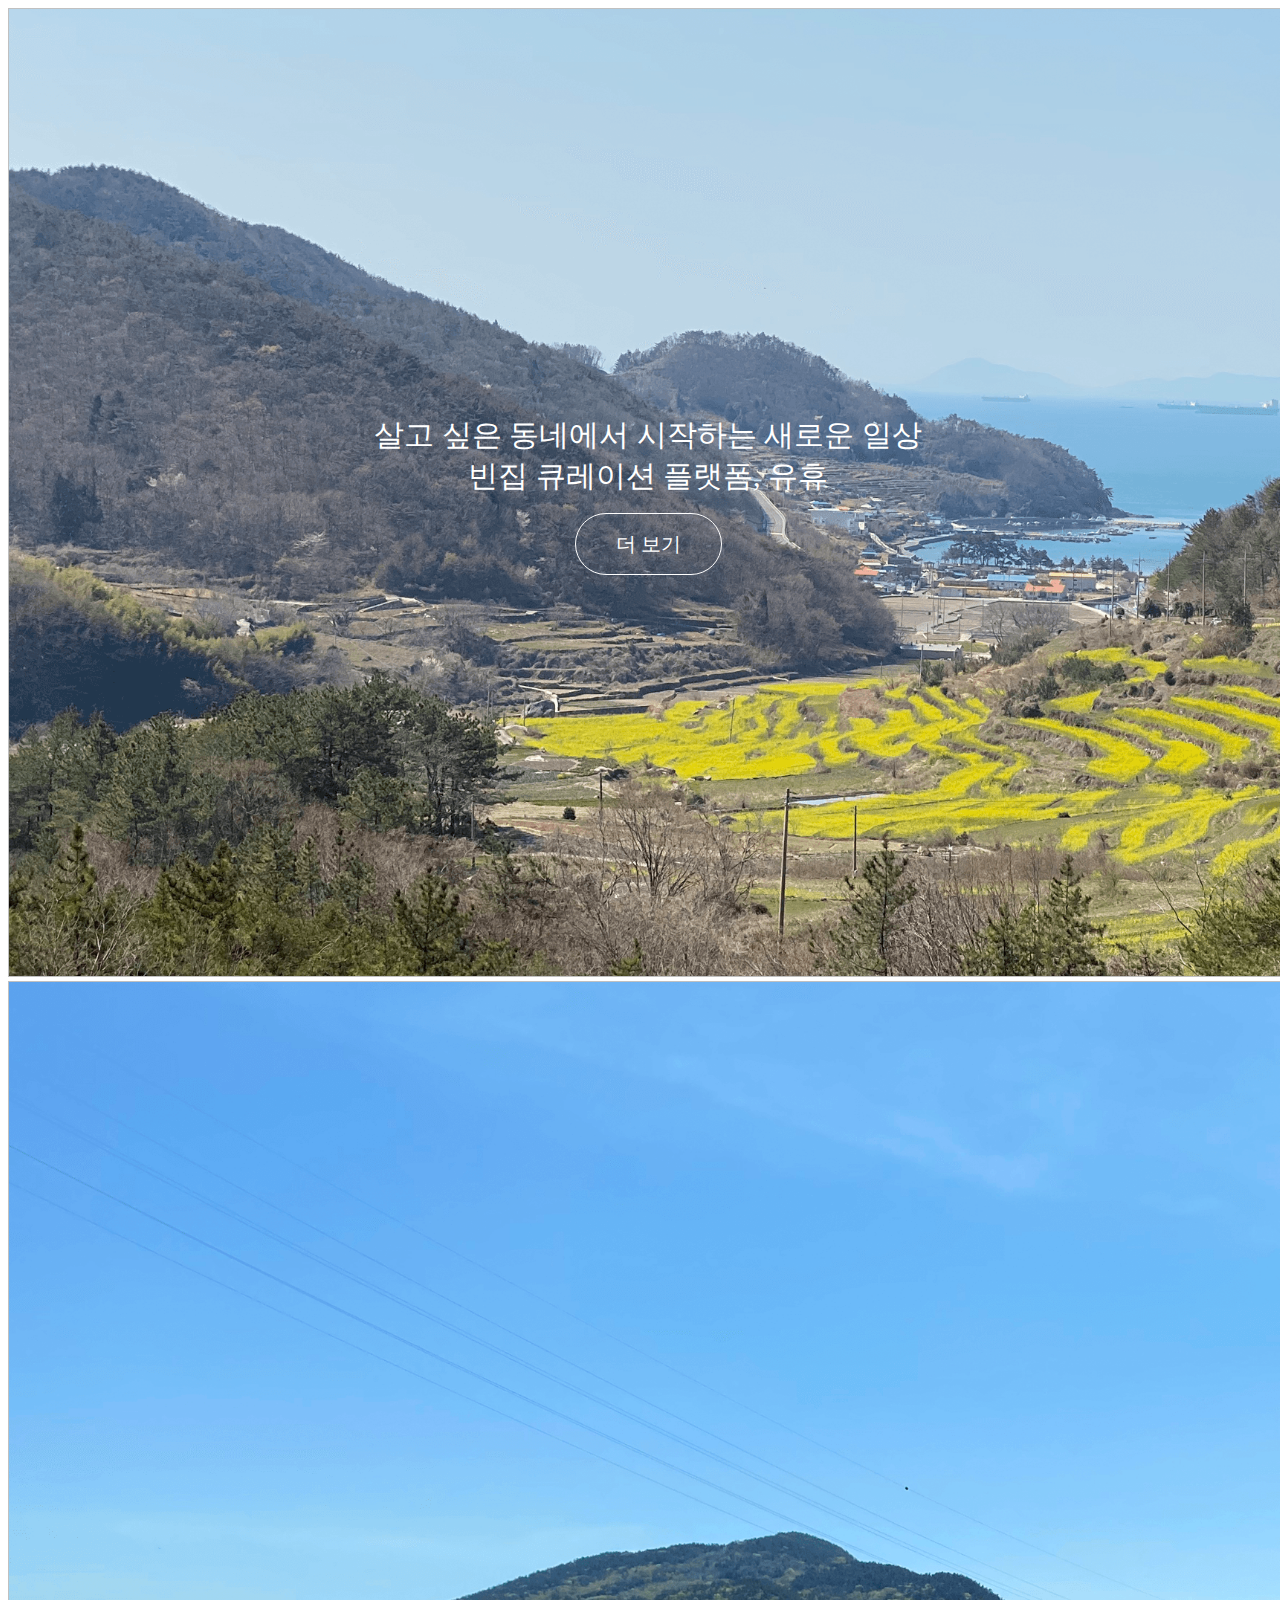
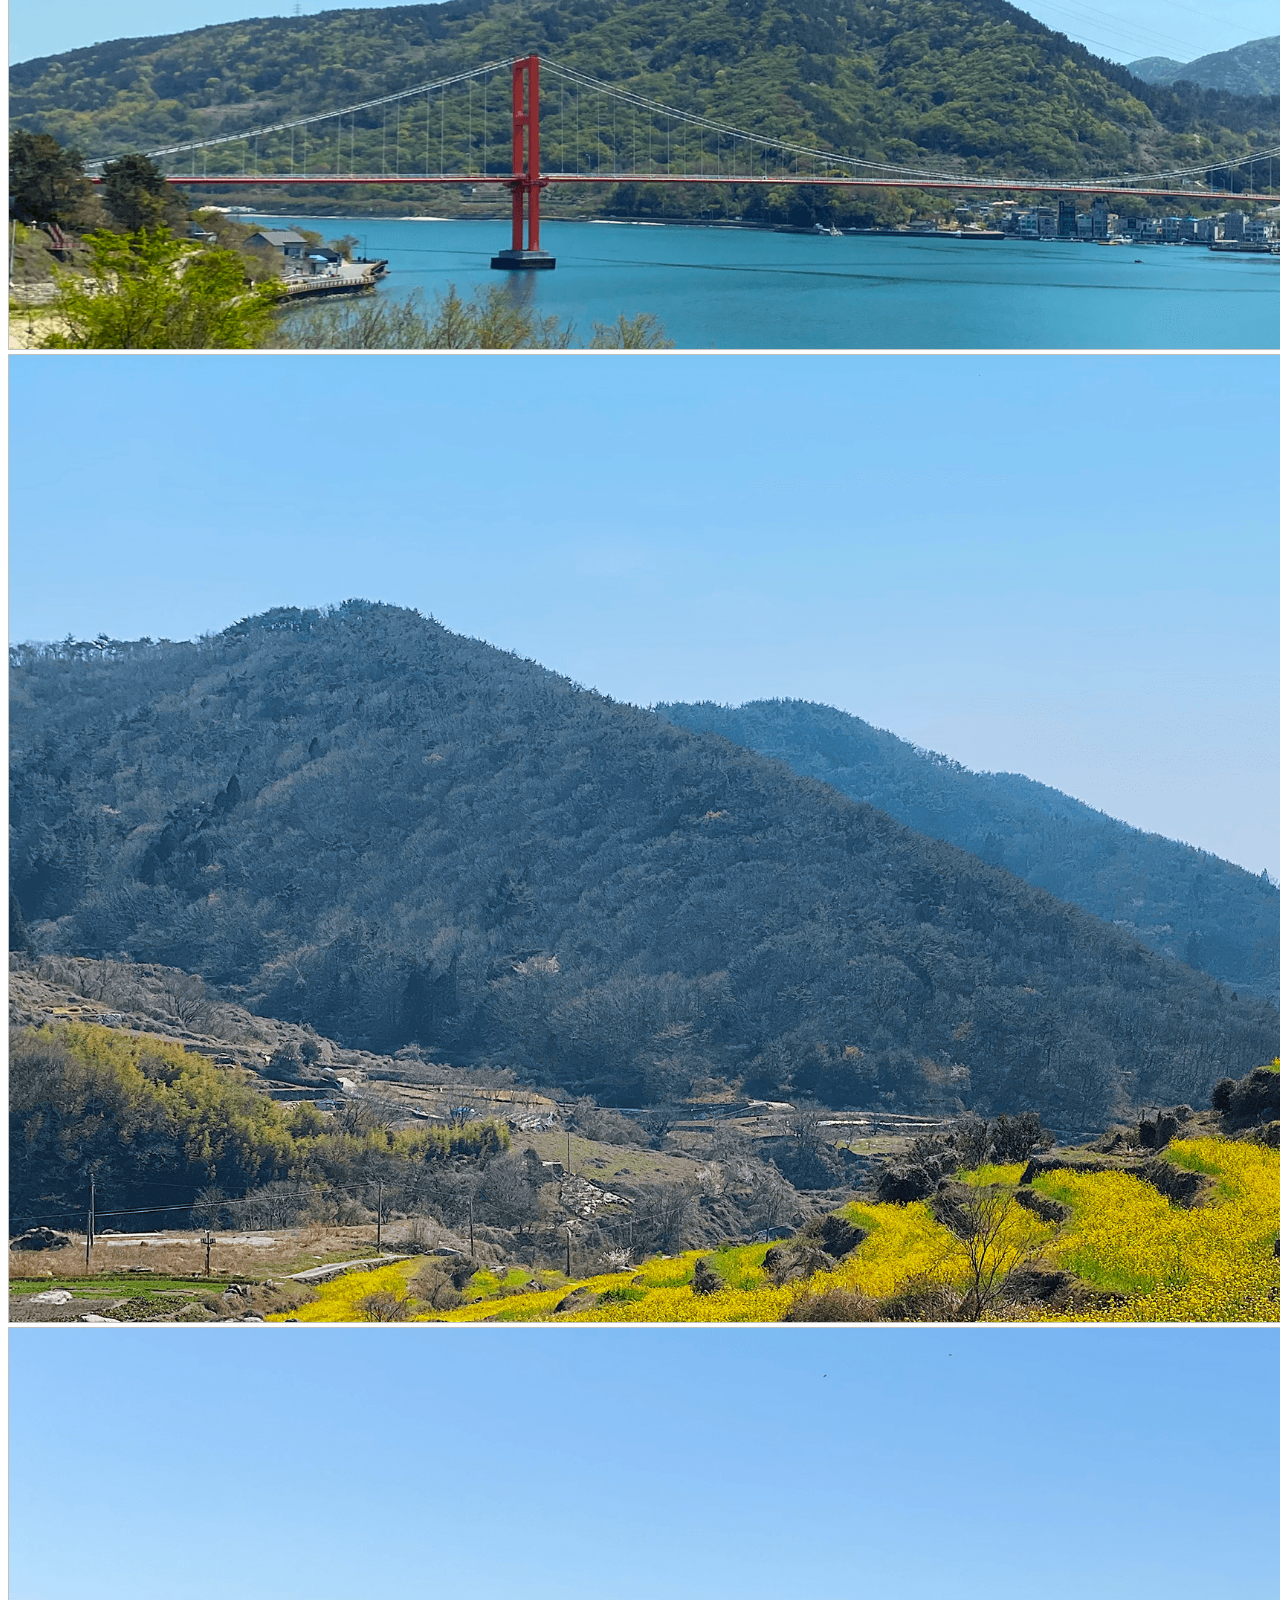
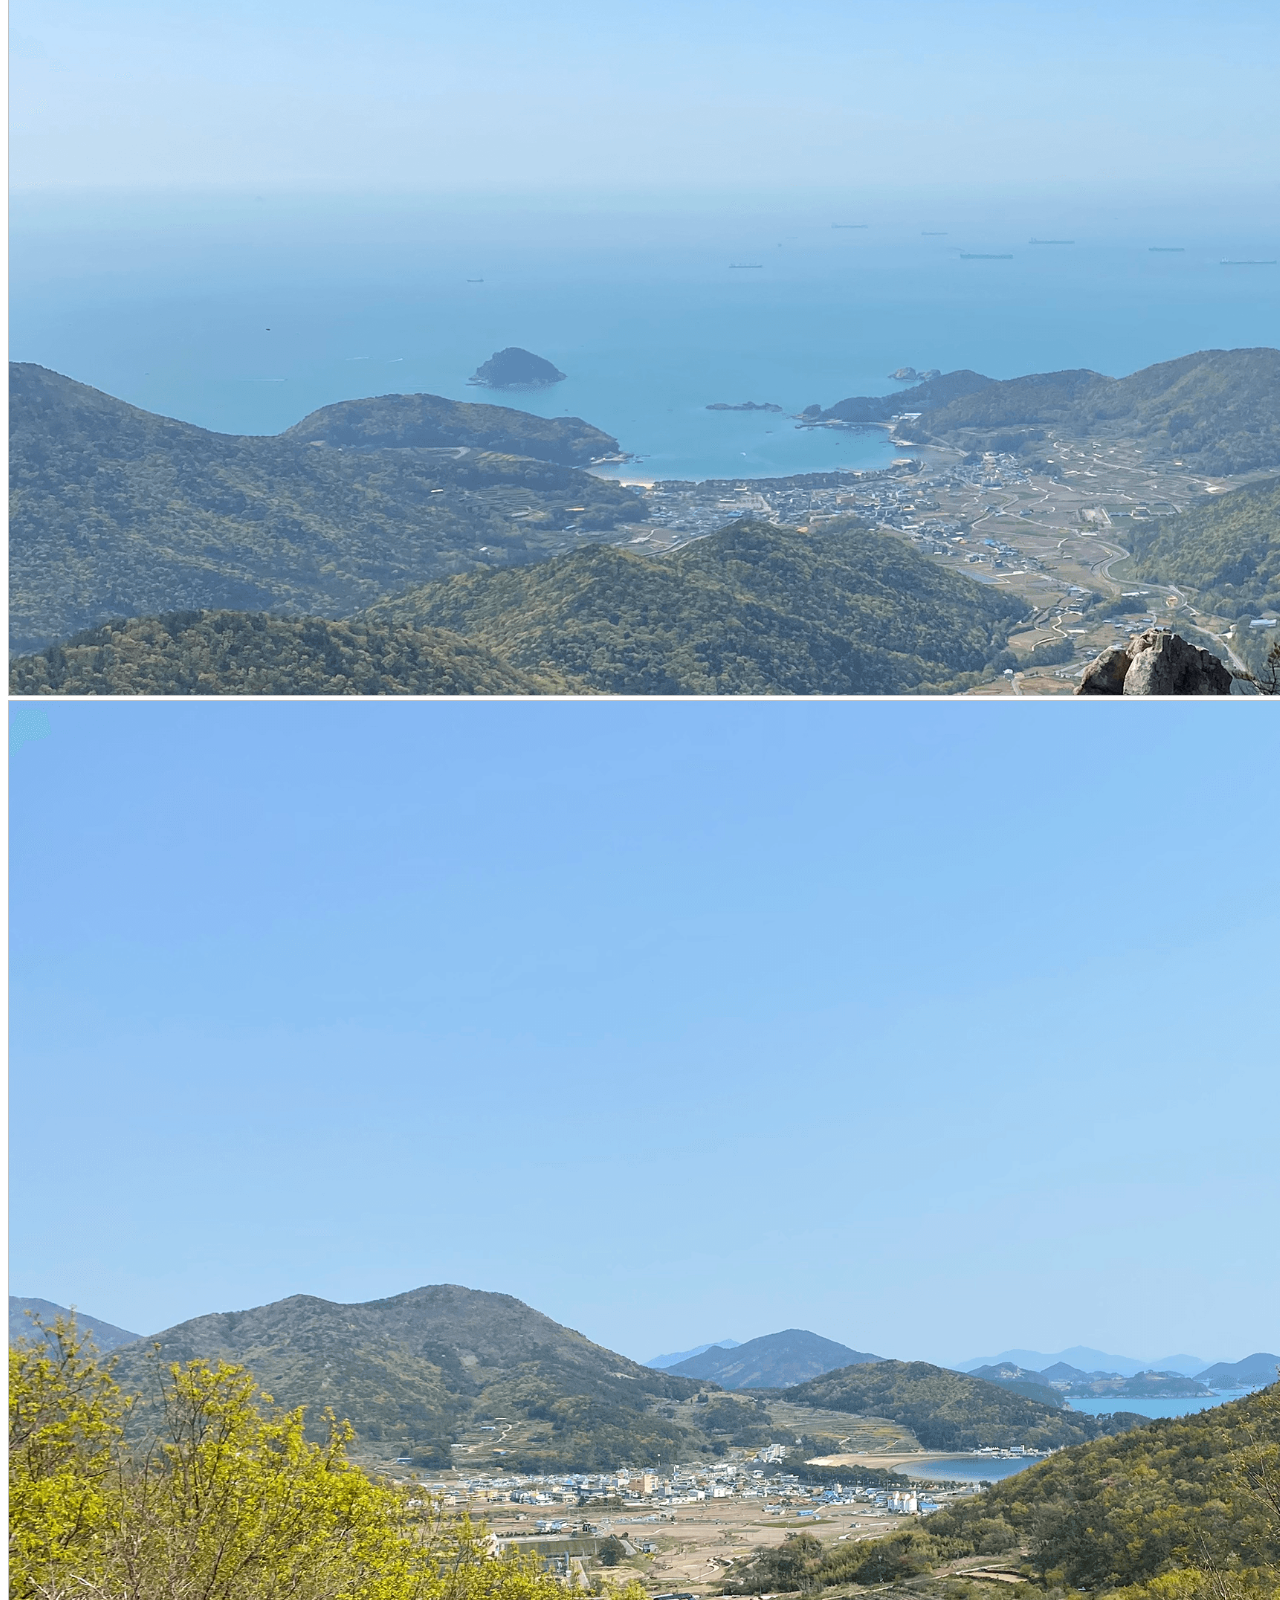
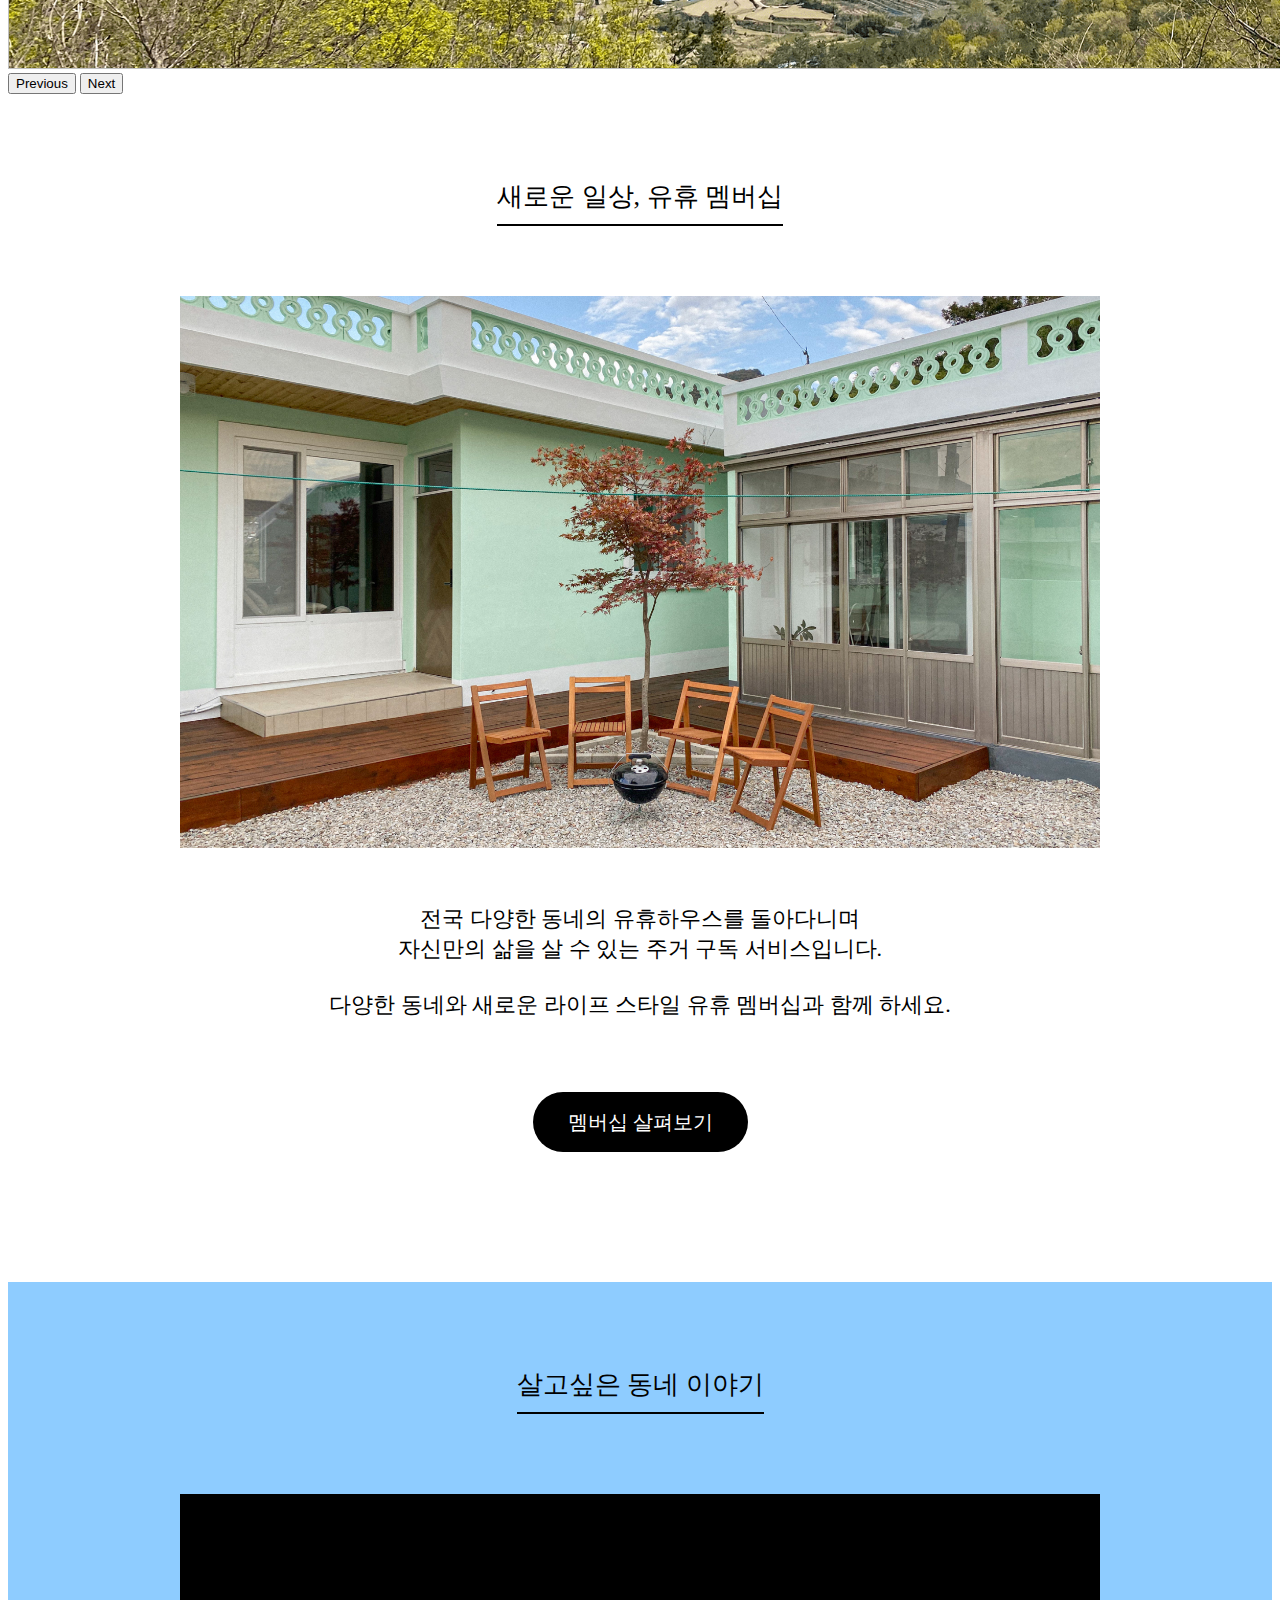
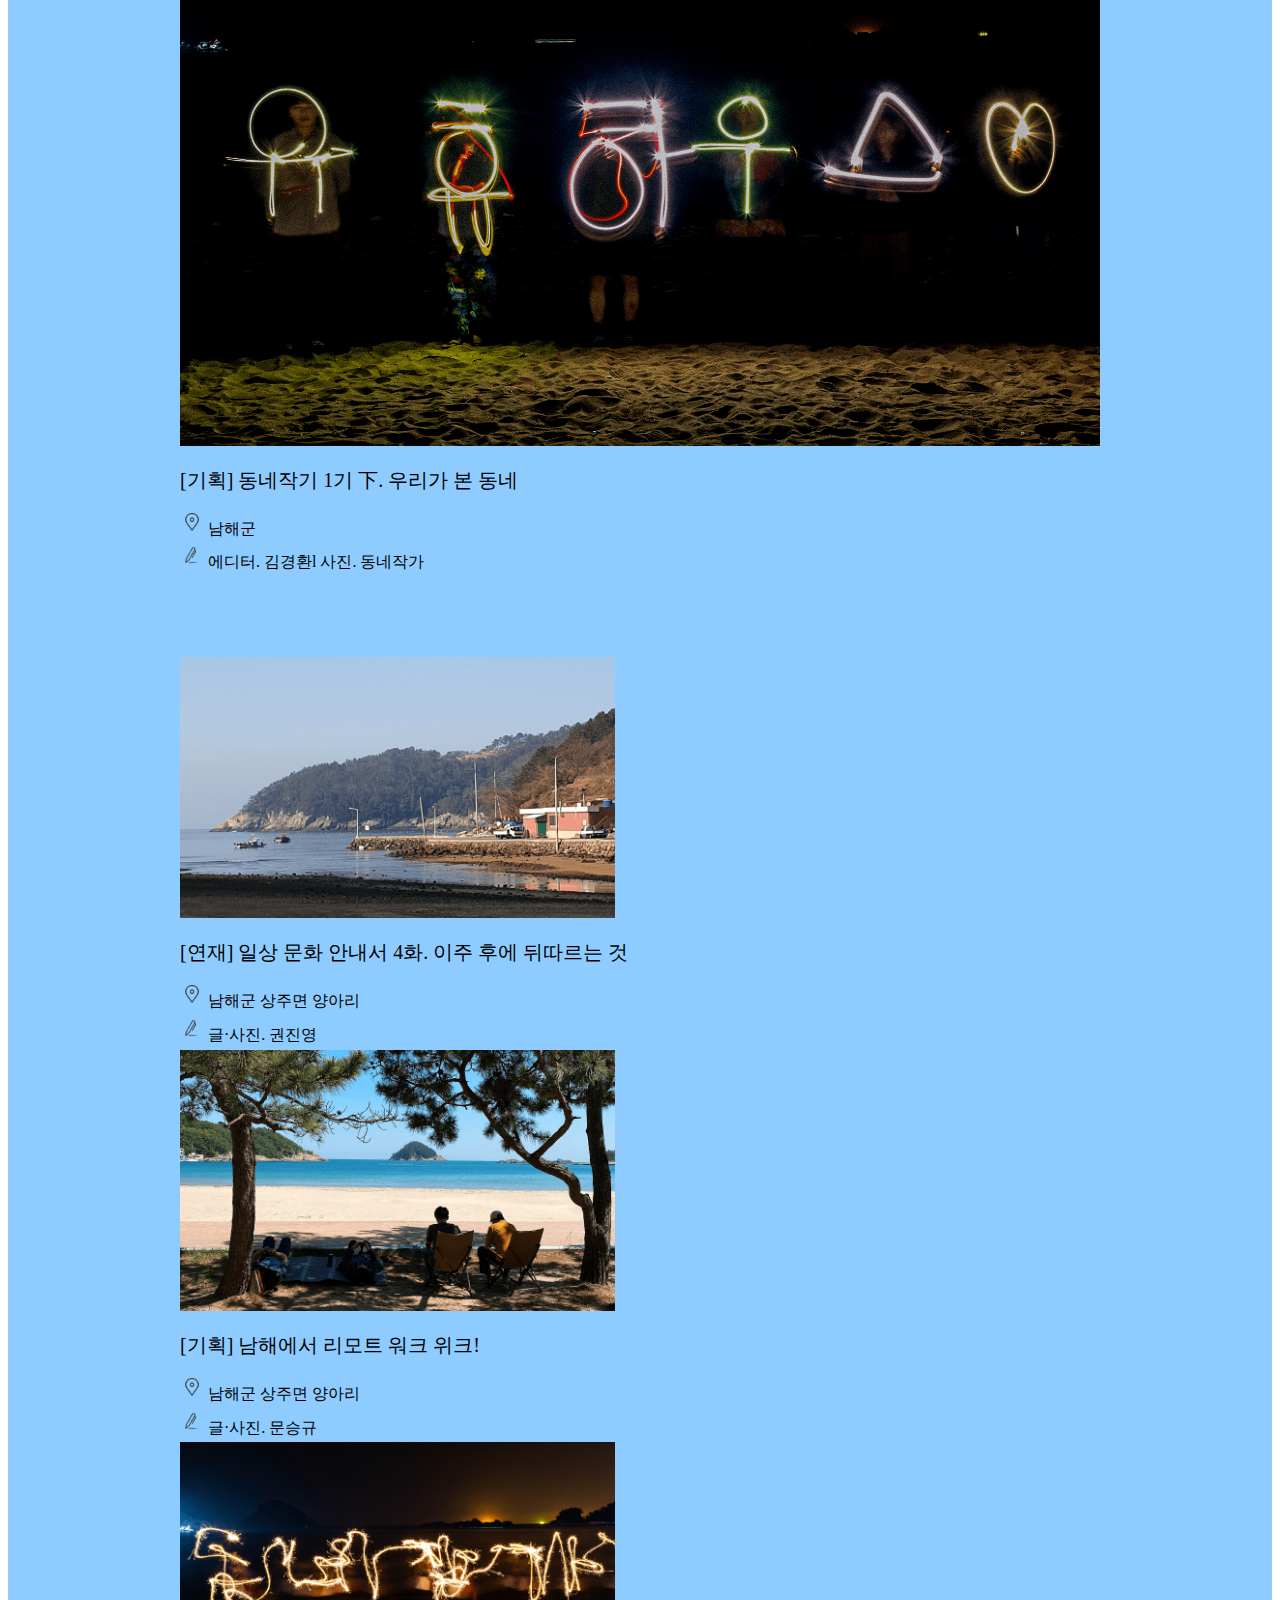
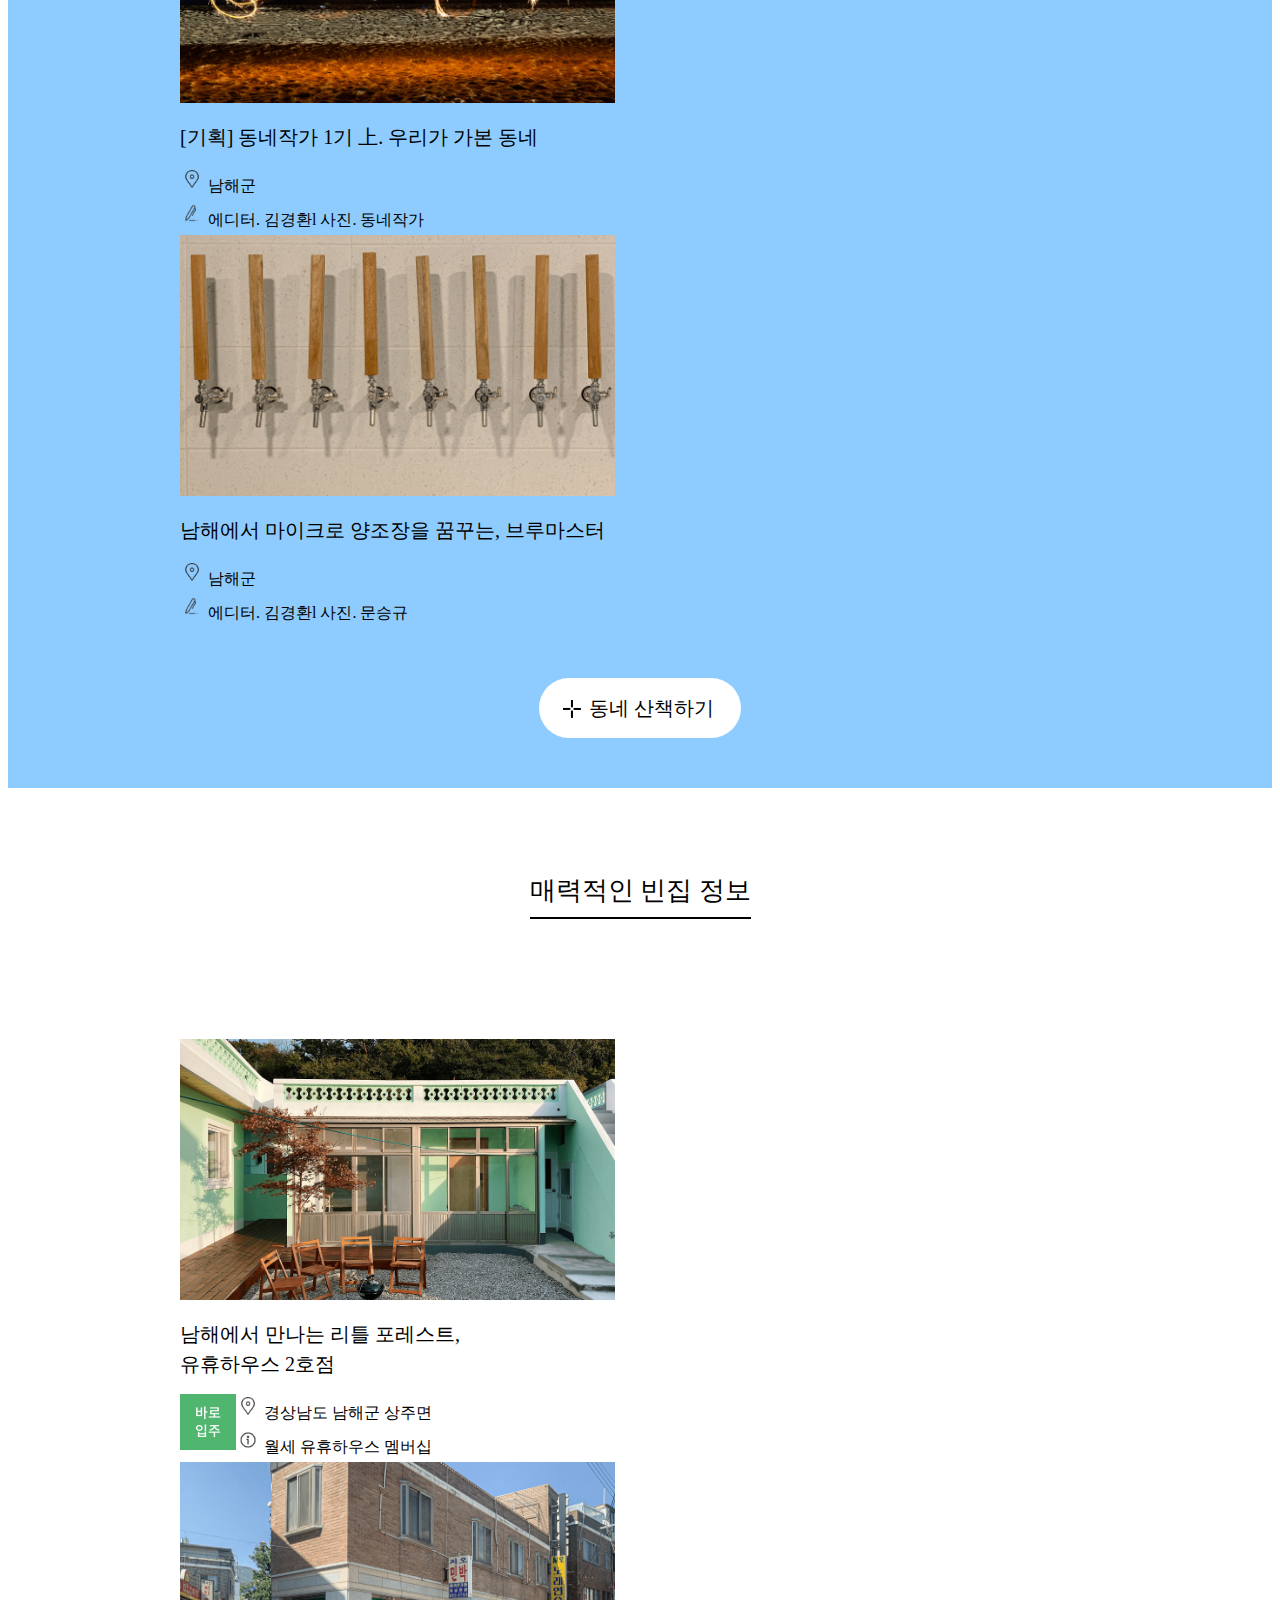
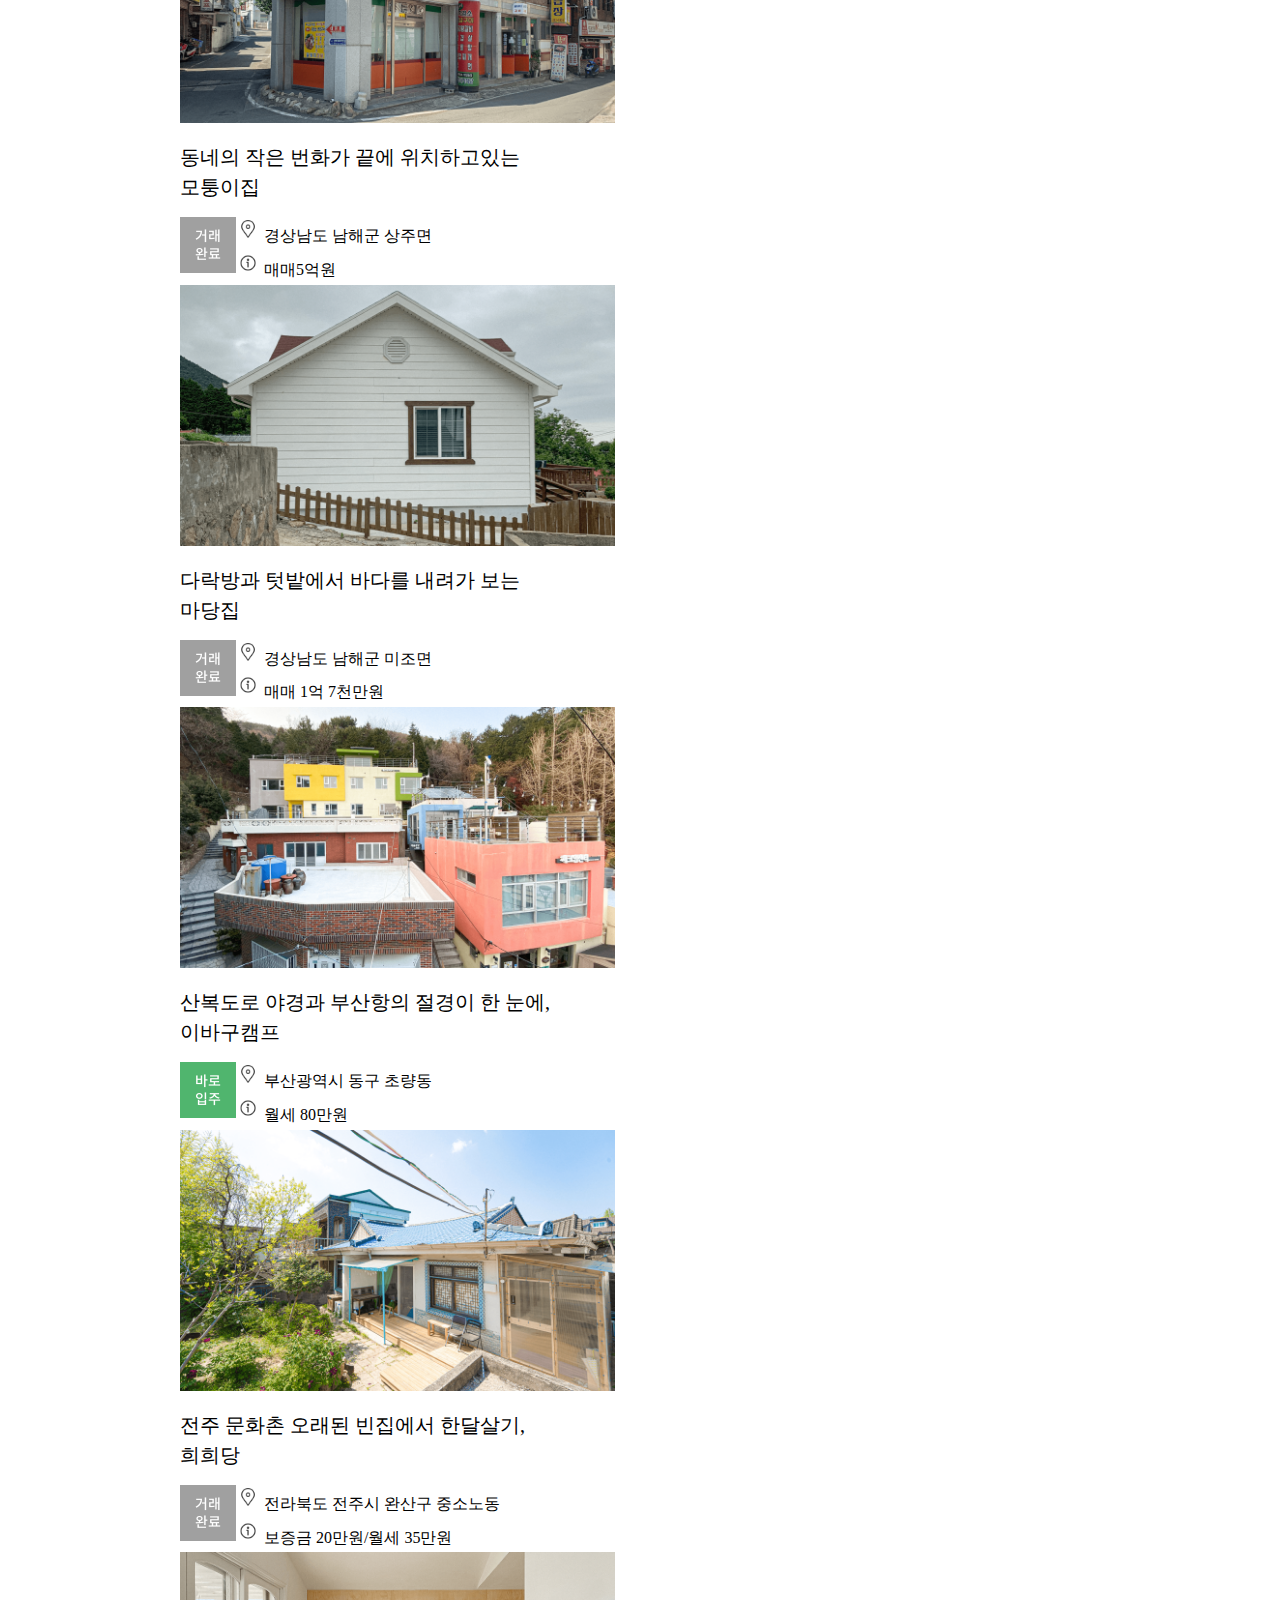
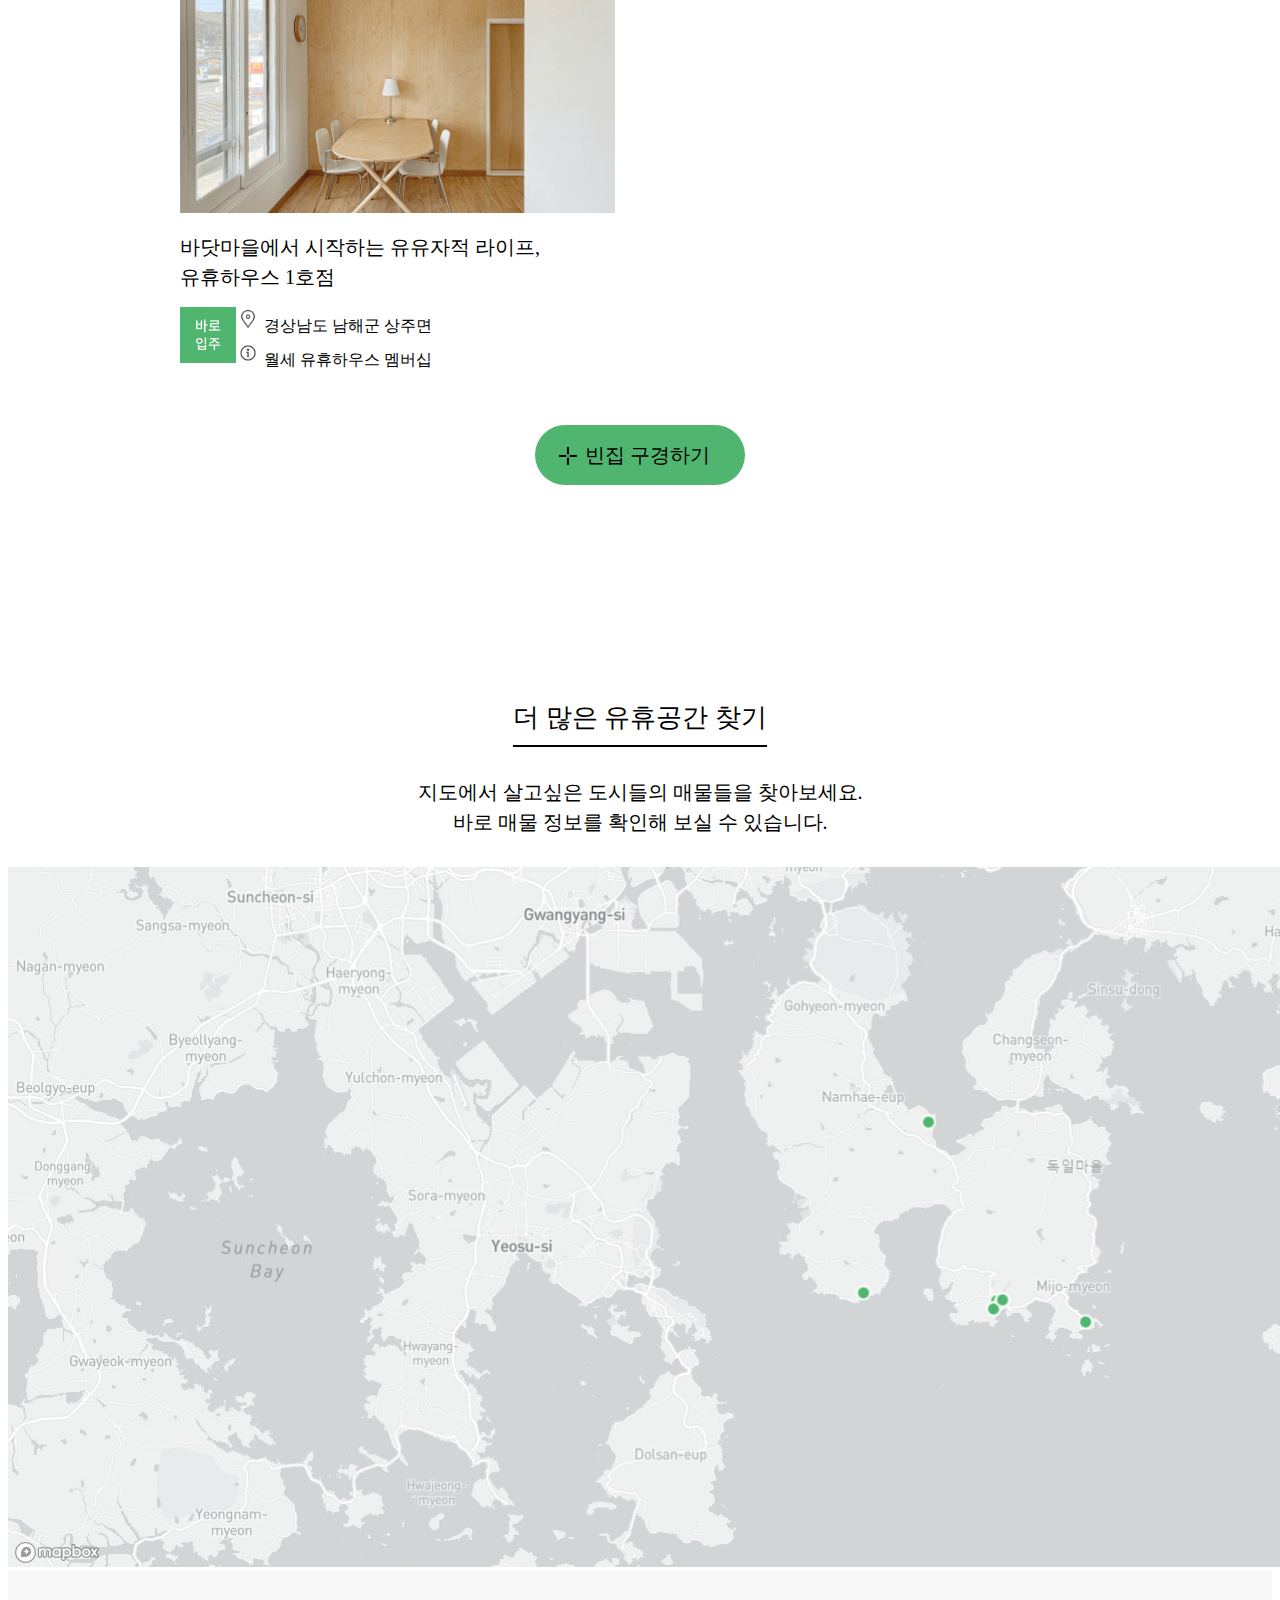
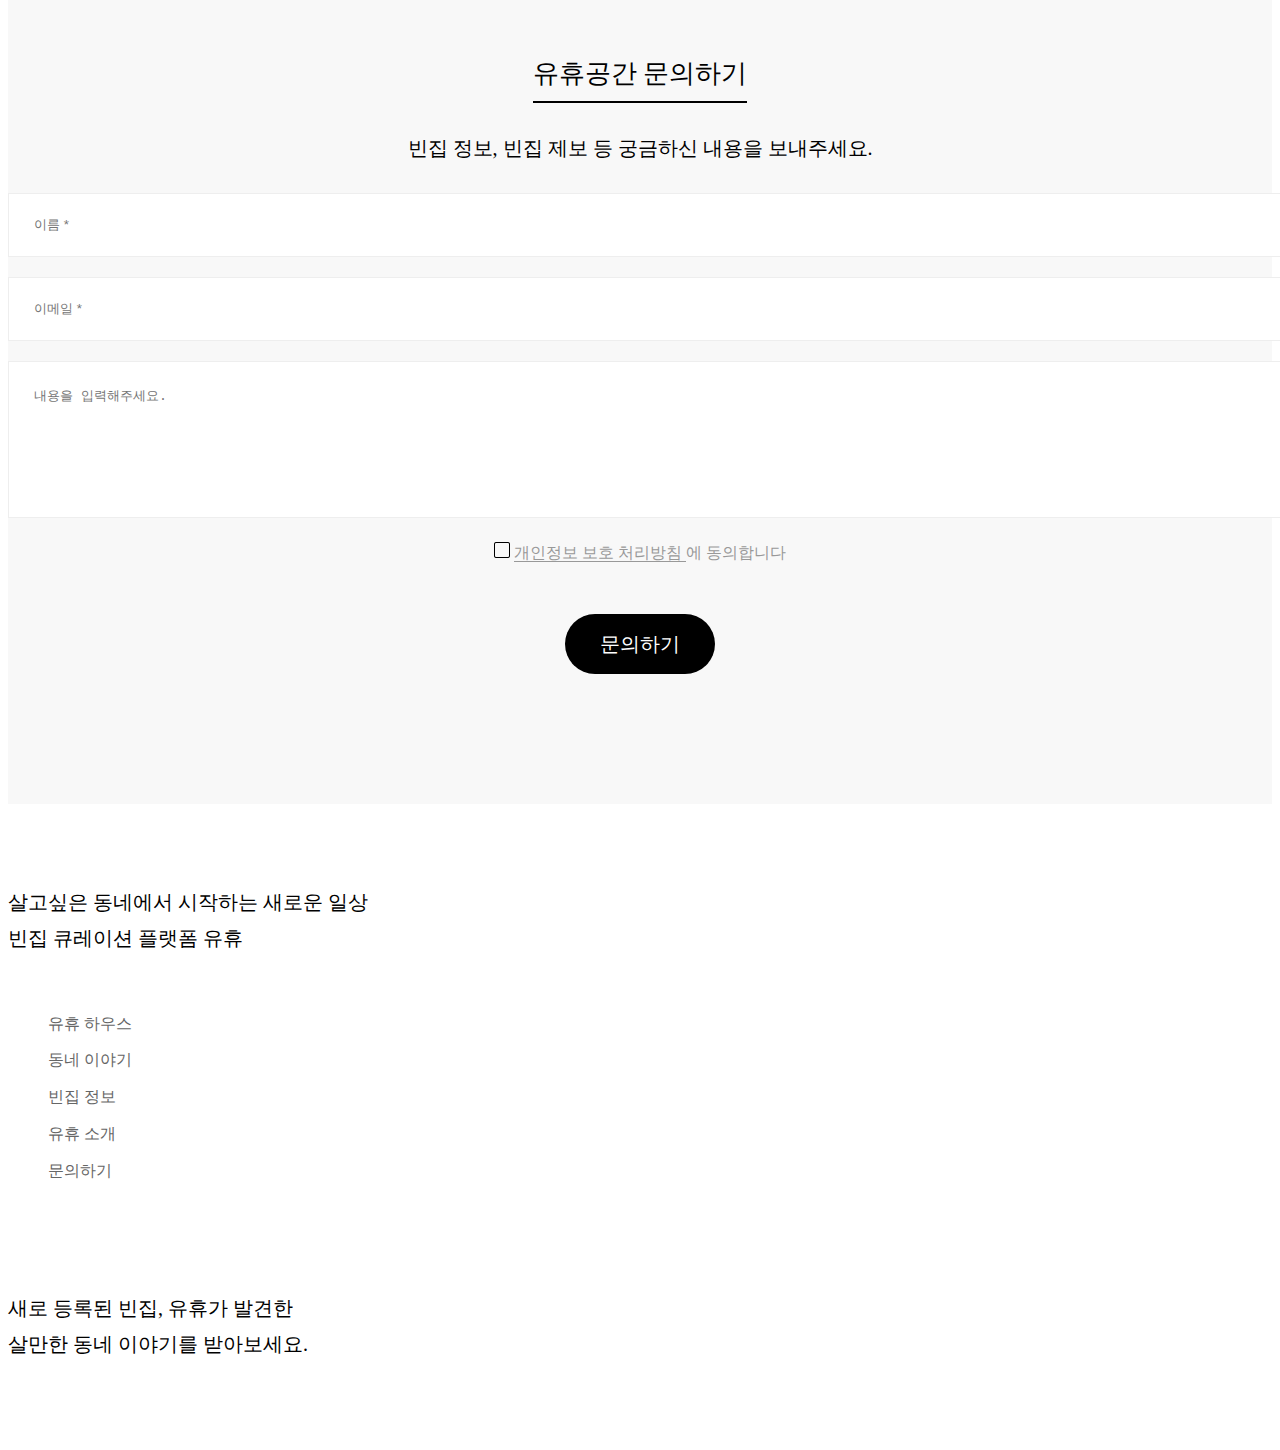
<file: index.html>
<!DOCTYPE html>
<html lang="en">
<head>
    <meta charset="UTF-8">
    <meta http-equiv="X-UA-Compatible" content="IE=edge">
    <meta name="viewport" content="width=device-width, initial-scale=1.0">
    <title>빈집 큐레이션 플랫폼, 유휴</title>
    <link href="https://cdn.jsdelivr.net/npm/bootstrap@5.1.3/dist/css/bootstrap.min.css" rel="stylesheet" integrity="sha384-1BmE4kWBq78iYhFldvKuhfTAU6auU8tT94WrHftjDbrCEXSU1oBoqyl2QvZ6jIW3" crossorigin="anonymous">
    <link rel="stylesheet" href="./css/yh.css">
    <script src="https://cdn.jsdelivr.net/npm/bootstrap@5.1.3/dist/js/bootstrap.bundle.min.js" integrity="sha384-ka7Sk0Gln4gmtz2MlQnikT1wXgYsOg+OMhuP+IlRH9sENBO0LRn5q+8nbTov4+1p" crossorigin="anonymous"></script>
</head>
<body>
    <div class="top">
        <!-- 페이드 슬라이드 -->
        <div id="carouselExampleFade" class="carousel slide carousel-fade" data-bs-ride="carousel" data-bs-interval="false">
            <div class="carousel-inner">
                <div class="main-center-txet">
                    <div class="main-h1">살고 싶은 동네에서 시작하는 새로운 일상<br>빈집 큐레이션 플랫폼, 유휴</div>
                    <a class="main-stories-btn" href="#">
                        <span class="main-btn-txet">더 보기</span>
                    </a>
                </div>
                <div class="carousel-item active">
                    <img style="background-image: url(img/home.png);" class="d-block main-fade-img01">
                </div>
                <div class="carousel-item">
                    <img style="background-image: url(img/home02-desk.png); " class="d-block main-fade-img01">
                </div>
                <div class="carousel-item">
                    <img style="background-image: url(img/home03-desk.png);" class="d-block main-fade-img01">
                </div>
                <div class="carousel-item">
                    <img style="background-image: url(img/home04-desk.png);" class="d-block main-fade-img01">
                </div>
                <div class="carousel-item">
                    <img style="background-image: url(img/home05-desk.png);" class="d-block main-fade-img01">
                </div>
            </div>
            <!-- 좌우 꺽쇠 버튼 -->
            <button class="carousel-control-prev" type="button" data-bs-target="#carouselExampleFade" data-bs-slide="prev">
                <span class="carousel-control-prev-icon" aria-hidden="true"></span>
                <span class="visually-hidden">Previous</span>
            </button>
            <button class="carousel-control-next" type="button" data-bs-target="#carouselExampleFade" data-bs-slide="next">
                <span class="carousel-control-next-icon" aria-hidden="true"></span>
                <span class="visually-hidden">Next</span>
            </button>
        </div>
        

    </div>

    <!--멤버십-->
    <div class="main-page">
        <div class="main-page-title">
            <div class="main-title-text">새로운 일상, 유휴 멤버십</div>
        </div>
        <div class="main-membership-swiper">
            <div class="main-swiper-img">
                <!--<div class="main-swiper-slide"><img src="./img/house_slide1.png"></div>-->
                <div class="main-swiper-slide">
                    <img class="main-title-img" src="./img/house_slide2.png">
                </div>
            </div>
        </div>
        <div>
            <p class="main-title-subtext">
                전국 다양한 동네의 유휴하우스를 돌아다니며
                <br>
                자신만의 삶을 살 수 있는 주거 구독 서비스입니다.
                <br>
                <br>
                다양한 동네와 새로운 라이프 스타일 유휴 멤버십과 함께 하세요.
            </p>
        </div>
        <div class="main-balck-btn">
            <a class="main-membership-btn"href="#">
                <span class="main-move-membership-btn">멤버십 살펴보기</span>
            </a>
        </div>
    </div>

    
    <!--살고싶은 동네 이야기-->
    <div class="main-bgc">
        <div class="main-yoohuu-stories">
            <div class="main-stories-page">
                <div class="main-title-text">살고싶은 동네 이야기</div>
            </div>
        </div>
        <div class="main-story">
            <a href="#">
                <div>
                    <img src="./img/목록이미지.pn-1.png" class="main-story-img">
                </div>
                <div class="title-text">
                    <span>[기획] 동네작기 1기 下. 우리가 본 동네</span>
                </div>
                <div>
                    <img src="./img/pin.png" class="main-max sm-img">
                    <span class="miss">남해군</span>
                </div>
                <div>
                    <img src="./img/pen.png" class="main-max sm-img">
                    <span class="miss">에디터. 김경환l 사진. 동네작가</span>
                </div>
            </a>
        </div>
        <div class="main-stories row">
            <a href="#" class="col story">
                <img src="./img/141901.png" class="story-img">
                <div class="title-text">
                    <span>[연재] 일상 문화 안내서 4화. 이주 후에 뒤따르는 것</span>
                </div>
                <div>
                    <img src="./img/pin.png" class="sm-img">
                    <span>남해군 상주면 양아리</span>
                </div>
                <div>
                    <img src="./img/pen.png" class="sm-img">
                    <span>글·사진. 권진영</span>
                </div>
            </a>
            <a href="#" class="col story">
                <img src="./img/1335_00.png" class="story-img">
                <div class="title-text">
                    <span>[기획] 남해에서 리모트 워크 위크!</span>
                </div>
                <div>
                    <img src="./img/pin.png" class="sm-img">
                    <span>남해군 상주면 양아리</span>
                </div>
                <div>
                    <img src="./img/pen.png" class="sm-img">
                    <span>글·사진. 문승규</span>
                </div>
            </a>
            <a href="#" class="col story">
                <img src="./img/목록이미지.png" class="story-img">
                <div class="title-text">
                    <span>[기획] 동네작가 1기 上. 우리가 가본 동네</span>
                </div>
                <div>
                    <img src="./img/pin.png" class="sm-img">
                    <span>남해군</span>
                </div>
                <div>
                    <img src="./img/pen.png" class="sm-img">
                    <span>에디터. 김경환l 사진. 동네작가</span>
                </div>
            </a>
            <a href="#" class="col story">
                <img src="./img/목록이미지 (1).png" class="story-img">
                <div class="title-text">
                    <span>남해에서 마이크로 양조장을 꿈꾸는, 브루마스터</span>
                </div>
                <div>
                    <img src="./img/pin.png" class="sm-img">
                    <span>남해군</span>
                </div>
                <div>
                    <img src="./img/pen.png" class="sm-img">
                    <span>에디터. 김경환l 사진. 문승규</span>
                </div>
            </a>
        </div>
        <!--화이트 버튼-->
        <div class="main-white-btn">
            <a class="main-story-btn" href="">
                <img src="./img/plus_black.png" alt class="plus_black_icon">
                <span class="main-move-story-btn">동네 산책하기</span>
            </a>
        </div>
    </div>


    <!--매력적인 빈집 정보-->
    <div class="main-page">
        <div class="main-page-title">
            <div class="main-title-text">매력적인 빈집 정보</div>
        </div>
    </div>
    <div class="main-house row">
        <!--1번-->
        <a href="#" class="col story">
            <img src="./img/00-1.png" alt="" class="story-img">
            <div class="title-text">
                <span>
                    남해에서 만나는 리틀 포레스트,
                    <br>
                    유휴하우스 2호점
                </span>
            </div>
            <div>
                <img src="./img/move_in.png" alt="" class="md-img">
                <div>
                    <img src="./img/pin.png" alt="" class="sm-img">
                    <span>경상남도 남해군 상주면</span>
                </div>
                <div>
                    <img src="./img/info.png" alt="" class="sm-img">
                    <span>월세 유휴하우스 멤버십</span>
                </div>
            </div>
        </a>
        <!--2번-->
        <a href="#" class="col story">
            <img src="./img/목록이미지.pn_.png" alt="" class="story-img">
            <div class="title-text">
                <span>
                    동네의 작은 번화가 끝에 위치하고있는
                    <br>
                    모퉁이집
                </span>
            </div>
            <div>
                <img src="./img/deal_complete.png" alt="" class="md-img">
                <div>
                    <img src="./img/pin.png" alt="" class="sm-img">
                    <span>경상남도 남해군 상주면</span>
                </div>
                <div>
                    <img src="./img/info.png" alt="" class="sm-img">
                    <span>매매5억원</span>
                </div>
            </div>
        </a>
        <!--3번-->
        <a href="#" class="col story">
            <img src="./img/목록이미지-1.png" alt="" class="story-img">
            <div class="title-text">
                <span>
                    다락방과 텃밭에서 바다를 내려가 보는
                    <br>
                    마당집
                </span>
            </div>
            <div>
                <img src="./img/deal_complete.png" alt="" class="md-img">
                <div>
                    <img src="./img/pin.png" alt="" class="sm-img">
                    <span>경상남도 남해군 미조면</span>
                </div>
                <div>
                    <img src="./img/info.png" alt="" class="sm-img">
                    <span>매매 1억 7천만원</span>
                </div>
            </div>
        </a>
        <!--4번-->
        <a href="#" class="col story">
            <img src="./img/목록이미지-1 (1).png" alt="" class="story-img">
            <div class="title-text">
                <span>
                    산복도로 야경과 부산항의 절경이 한 눈에,
                    <br>
                    이바구캠프
                </span>
            </div>
            <div>
                <img src="./img/move_in.png" alt="" class="md-img">
                <div>
                    <img src="./img/pin.png" alt="" class="sm-img">
                    <span>부산광역시 동구 초량동</span>
                </div>
                <div>
                    <img src="./img/info.png" alt="" class="sm-img">
                    <span>월세 80만원</span>
                </div>
            </div>
        </a>
        <!--5번-->
        <a href="#" class="col story">
            <img src="./img/목록이미지 (2).png" alt="" class="story-img">
            <div class="title-text">
                <span>
                    전주 문화촌 오래된 빈집에서 한달살기,
                    <br>
                    희희당
                </span>
            </div>
            <div>
                <img src="./img/deal_complete.png" alt="" class="md-img">
                <div>
                    <img src="./img/pin.png" alt="" class="sm-img">
                    <span>전라북도 전주시 완산구 중소노동</span>
                </div>
                <div>
                    <img src="./img/info.png" alt="" class="sm-img">
                    <span>보증금 20만원/월세 35만원</span>
                </div>
            </div>
        </a>
        <!--6번-->
        <a href="#" class="col story">
            <img src="./img/002.png" alt="" class="story-img">
            <div class="title-text">
                <span>
                    바닷마을에서 시작하는 유유자적 라이프,
                    <br>
                    유휴하우스 1호점
                </span>
            </div>
            <div>
                <img src="./img/move_in.png" alt="" class="md-img">
                <div>
                    <img src="./img/pin.png" alt="" class="sm-img">
                    <span>경상남도 남해군 상주면</span>
                </div>
                <div>
                    <img src="./img/info.png" alt="" class="sm-img">
                    <span>월세 유휴하우스 멤버십</span>
                </div>
            </div>
        </a>
        <div class="main-white-btn">
            <a class="main-house-btn" href="#">
                <img src="./img/plus_black.png" alt class="plus_green_icon">
                <span class="main-move-house-btn">빈집 구경하기</span>
            </a>
        </div>
    </div>
    

    <!--유휴공간 찾기-->
    <div class="main-page" style="padding-bottom: 0;">
        <div class="main-page-title" style="margin-bottom: 30px;">
            <div class="main-title-text">더 많은 유휴공간 찾기</div>
            <div class="main-find">
                지도에서 살고싶은 도시들의 매물들을 찾아보세요.
                <br>
                바로 매물 정보를 확인해 보실 수 있습니다.
            </div>
        </div>
        <div>
            <img src="./img/화면 캡처 2021-11-19 140334.png" alt="지도" style="width: 1903px; height: 700px;">
        </div>
    </div>


    <!--문의하기-->
    <div class="main-page" style="background: #f8f8f8;">
        <div class="main-page-title" style="margin-bottom: 30px;">
            <div class="main-title-text">유휴공간 문의하기</div>
            <div class="main-find">빈집 정보, 빈집 제보 등 궁금하신 내용을 보내주세요.</div>
        </div>
        <div class="content-container container">
            <div class="row">
                <div class="col-lg-6 offset-lg-3">
                    <div class="input-group-container">
                        <div class="input-group">
                            <input type="text" placeholder="이름 *">
                        </div>
                        <div class="input-group">
                            <input type="text" placeholder="이메일 *">
                        </div>
                        <div class="input-group">
                            <textarea cols="30" rows="7" placeholder="내용을 입력해주세요."></textarea>
                        </div>
                    </div>
                </div>
            </div>
        </div>
        <div class="submit-group">
            <img src="./img/off.png" alt="">
            <span class="guide">
                <a href="#" target="_blank">
                    개인정보 보호 처리방침
                </a>
                에 동의합니다
            </span>
        </div>
        <div class="main-balck-btn">
            <a class="main-membership-btn"href="">
                <span class="main-move-membership-btn">문의하기</span>
            </a>
        </div>
    </div>

    
    <div class="main-page">
        <div class="container">
            <div class="row">
                <div class="wrapper col-sm-12 col-lg-10 offset-lg-1">
                    <div class="row">
                        <div class="col-lg-8">
                            <div class="main-footer-title">
                                살고싶은 동네에서 시작하는 새로운 일상
                                <br>
                                빈집 큐레이션 플랫폼 유휴
                            </div>
                            <ul class="main-footer-list">
                                <li class="item">
                                    <a href="#">유휴 하우스</a>
                                </li>
                                <li class="item">
                                    <a href="#">동네 이야기</a>
                                </li>
                                <li class="item">
                                    <a href="#">빈집 정보</a>
                                </li>
                                <li class="item">
                                    <a href="#">유휴 소개</a>
                                </li>
                                <li class="item">
                                    <a href="#">문의하기</a>
                                </li>
                            </ul>
                        </div>
                        <div class="col-lg-4">
                            <div class="main-footer-title">
                                새로 등록된 빈집, 유휴가 발견한
                                <br>
                                살만한 동네 이야기를 받아보세요.
                            </div>
                            <div class="newsletter"></div>
                        </div>
                    </div>
                </div>
            </div>
        </div>
    </div>
</body>
</html>
</file>
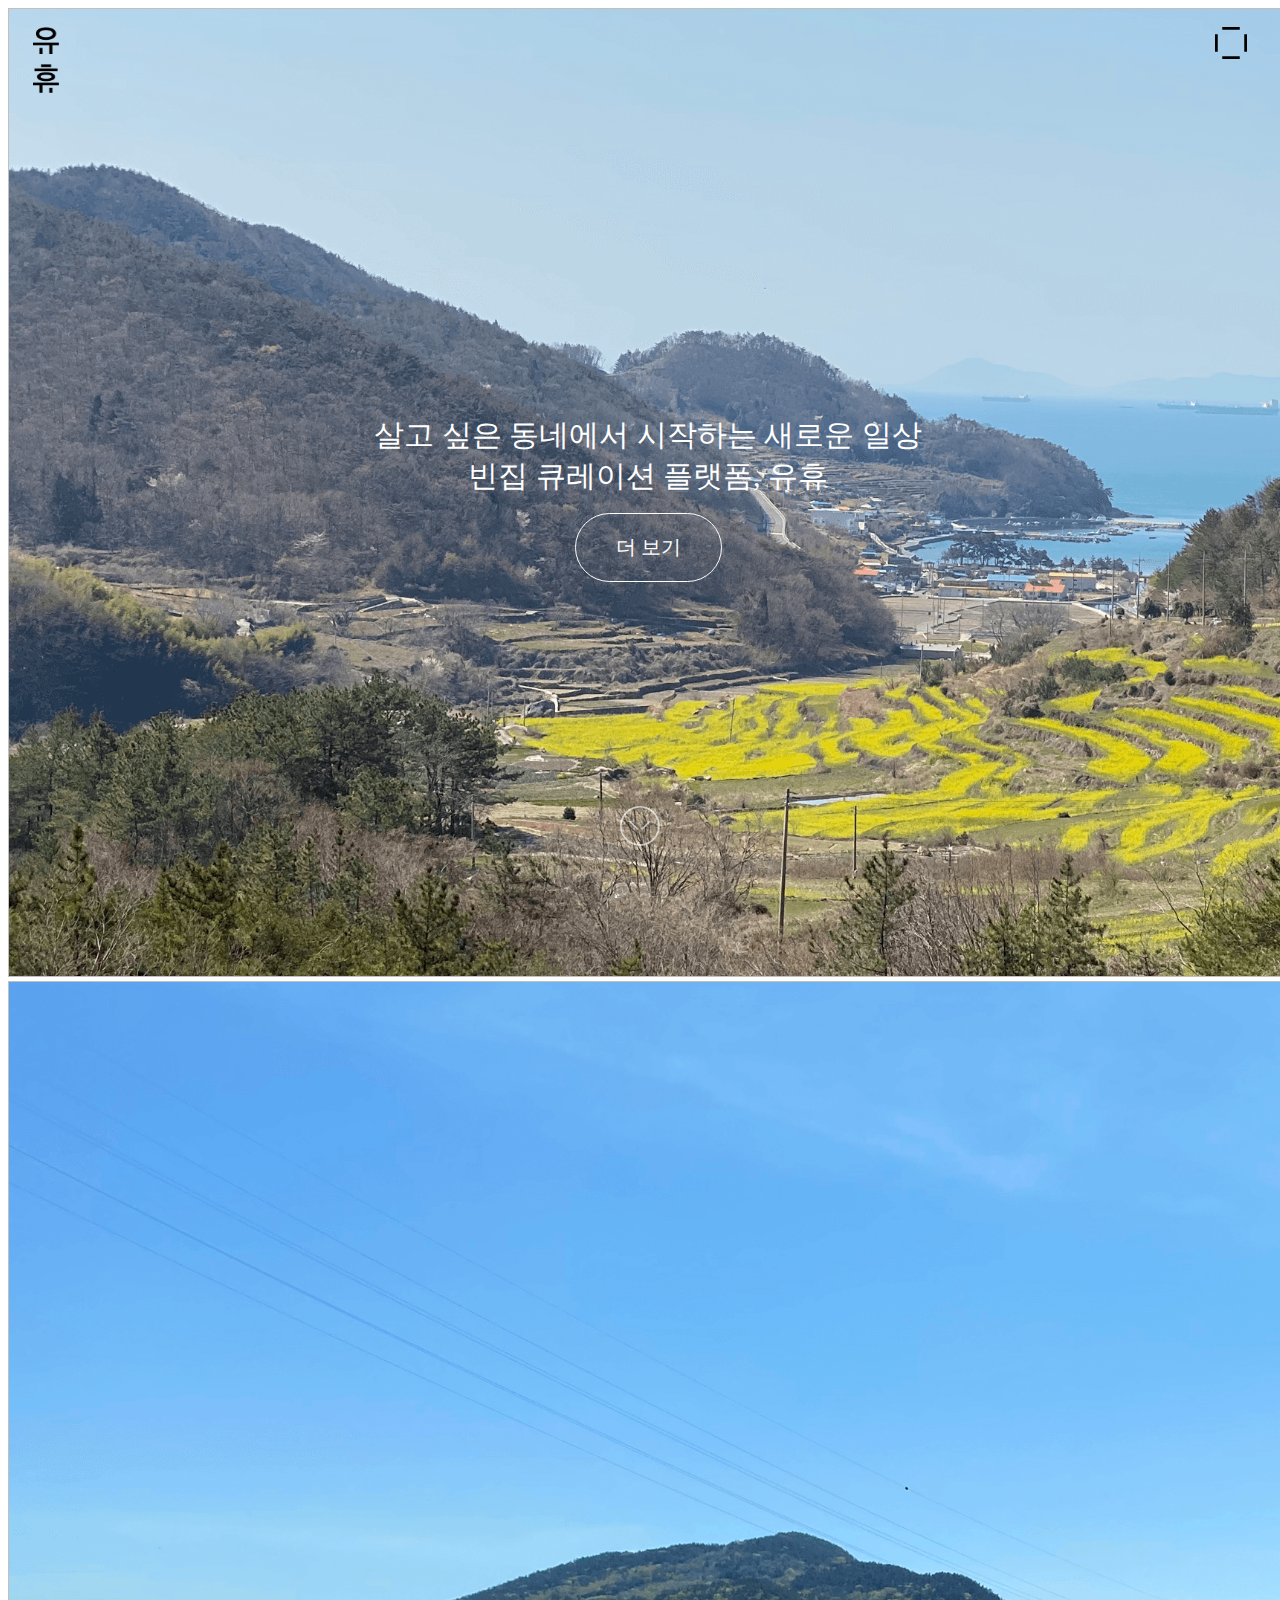
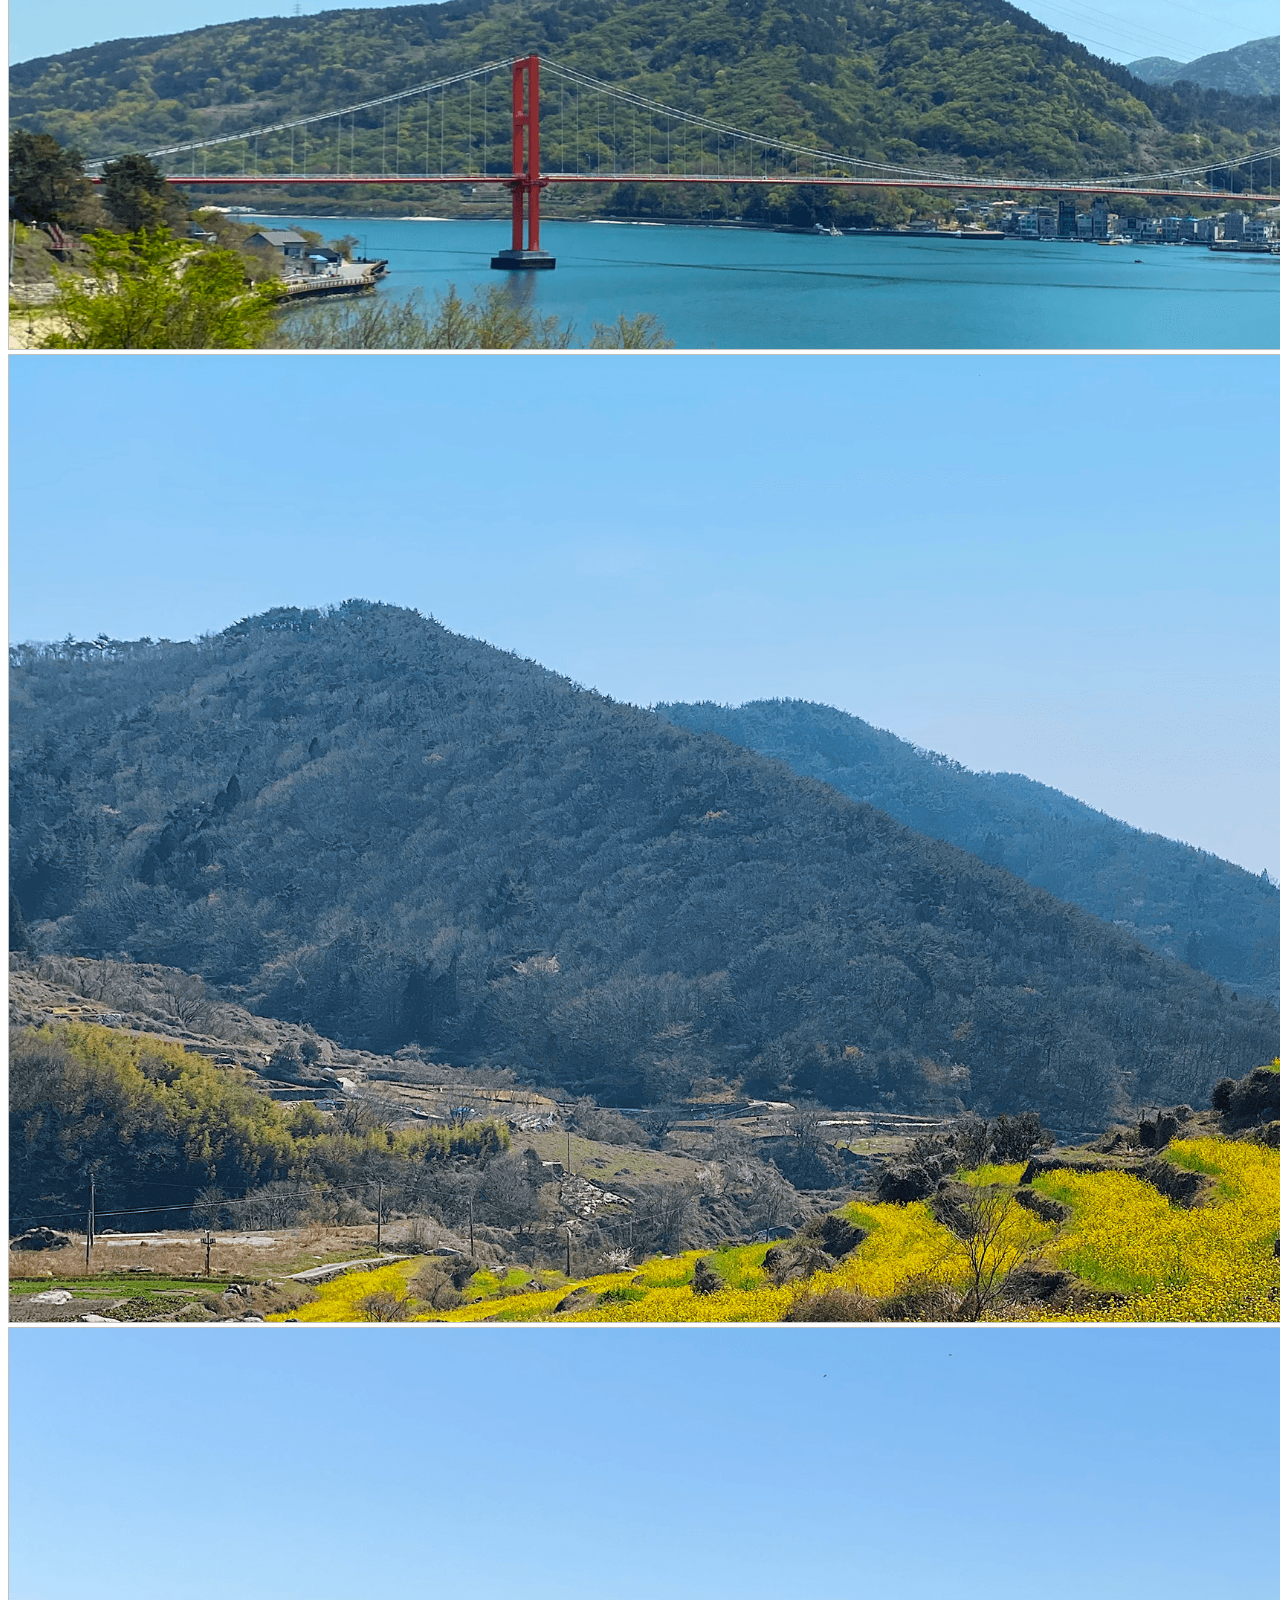
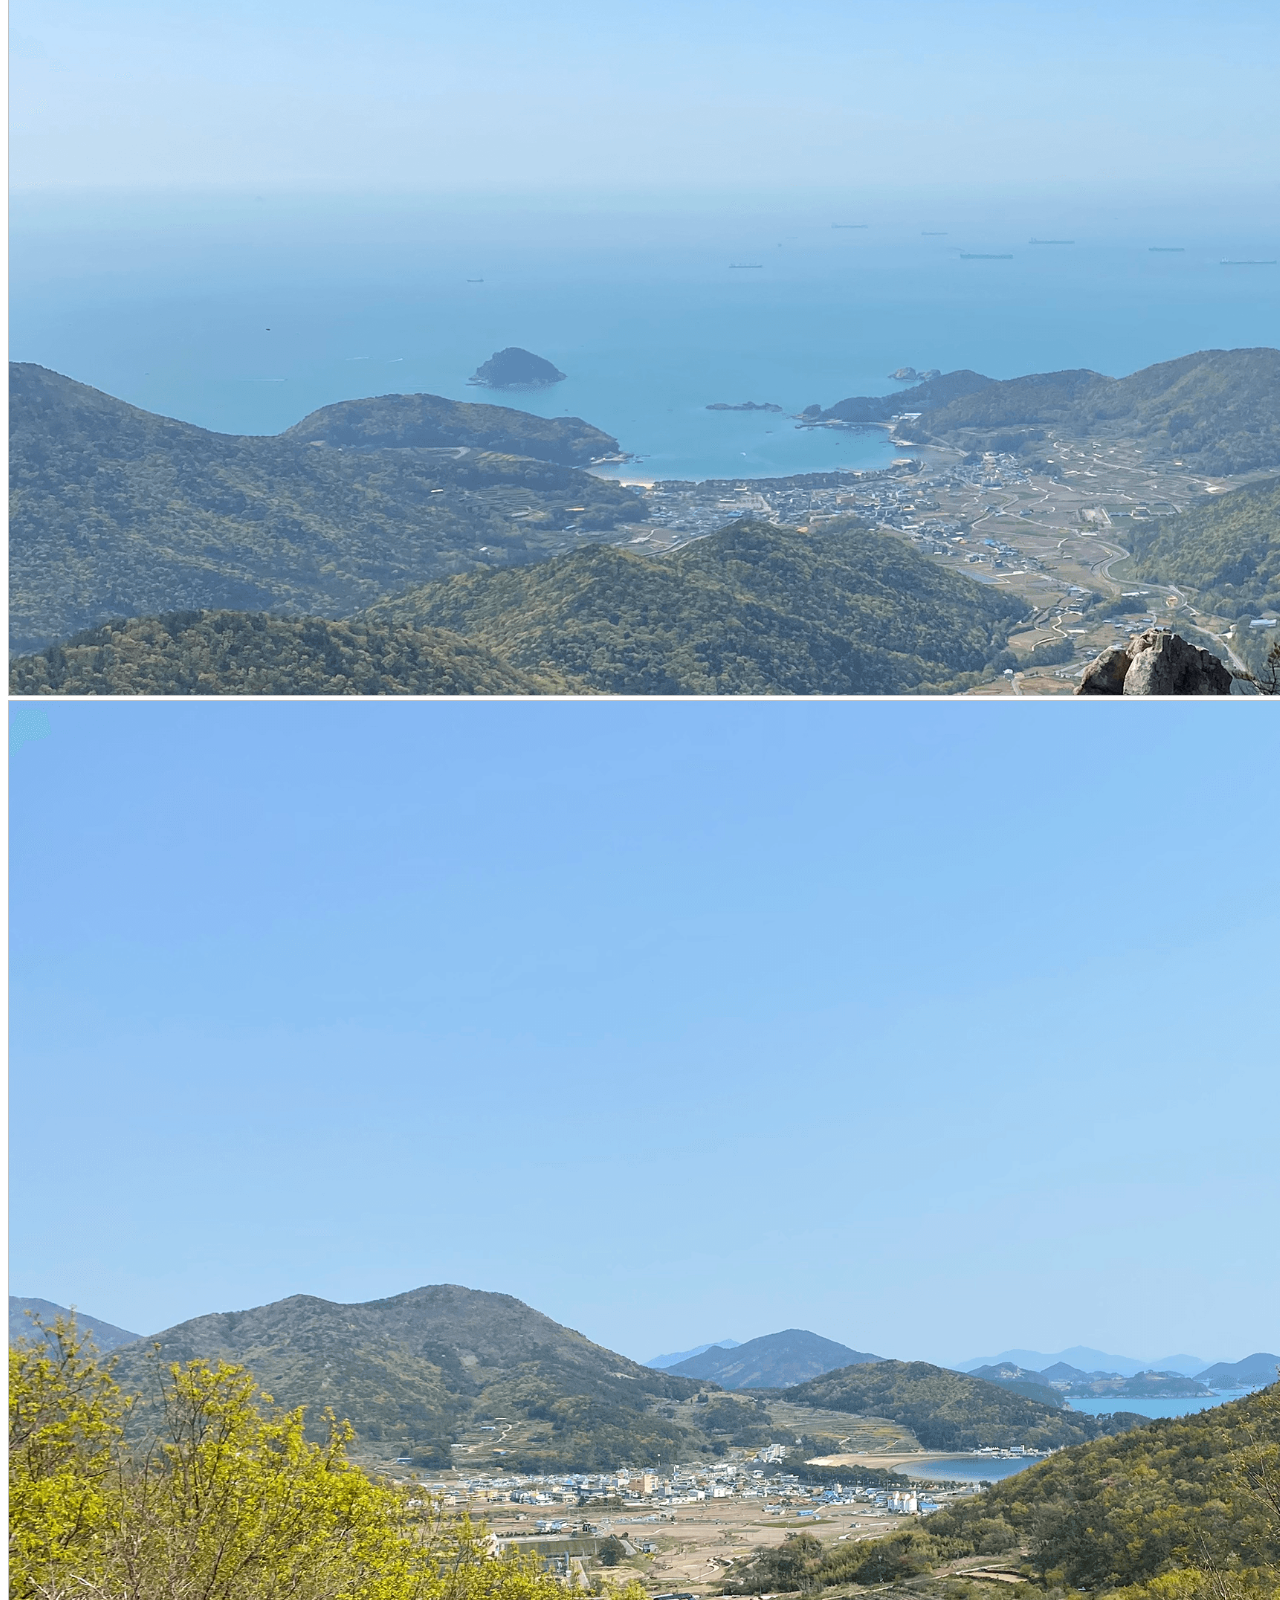
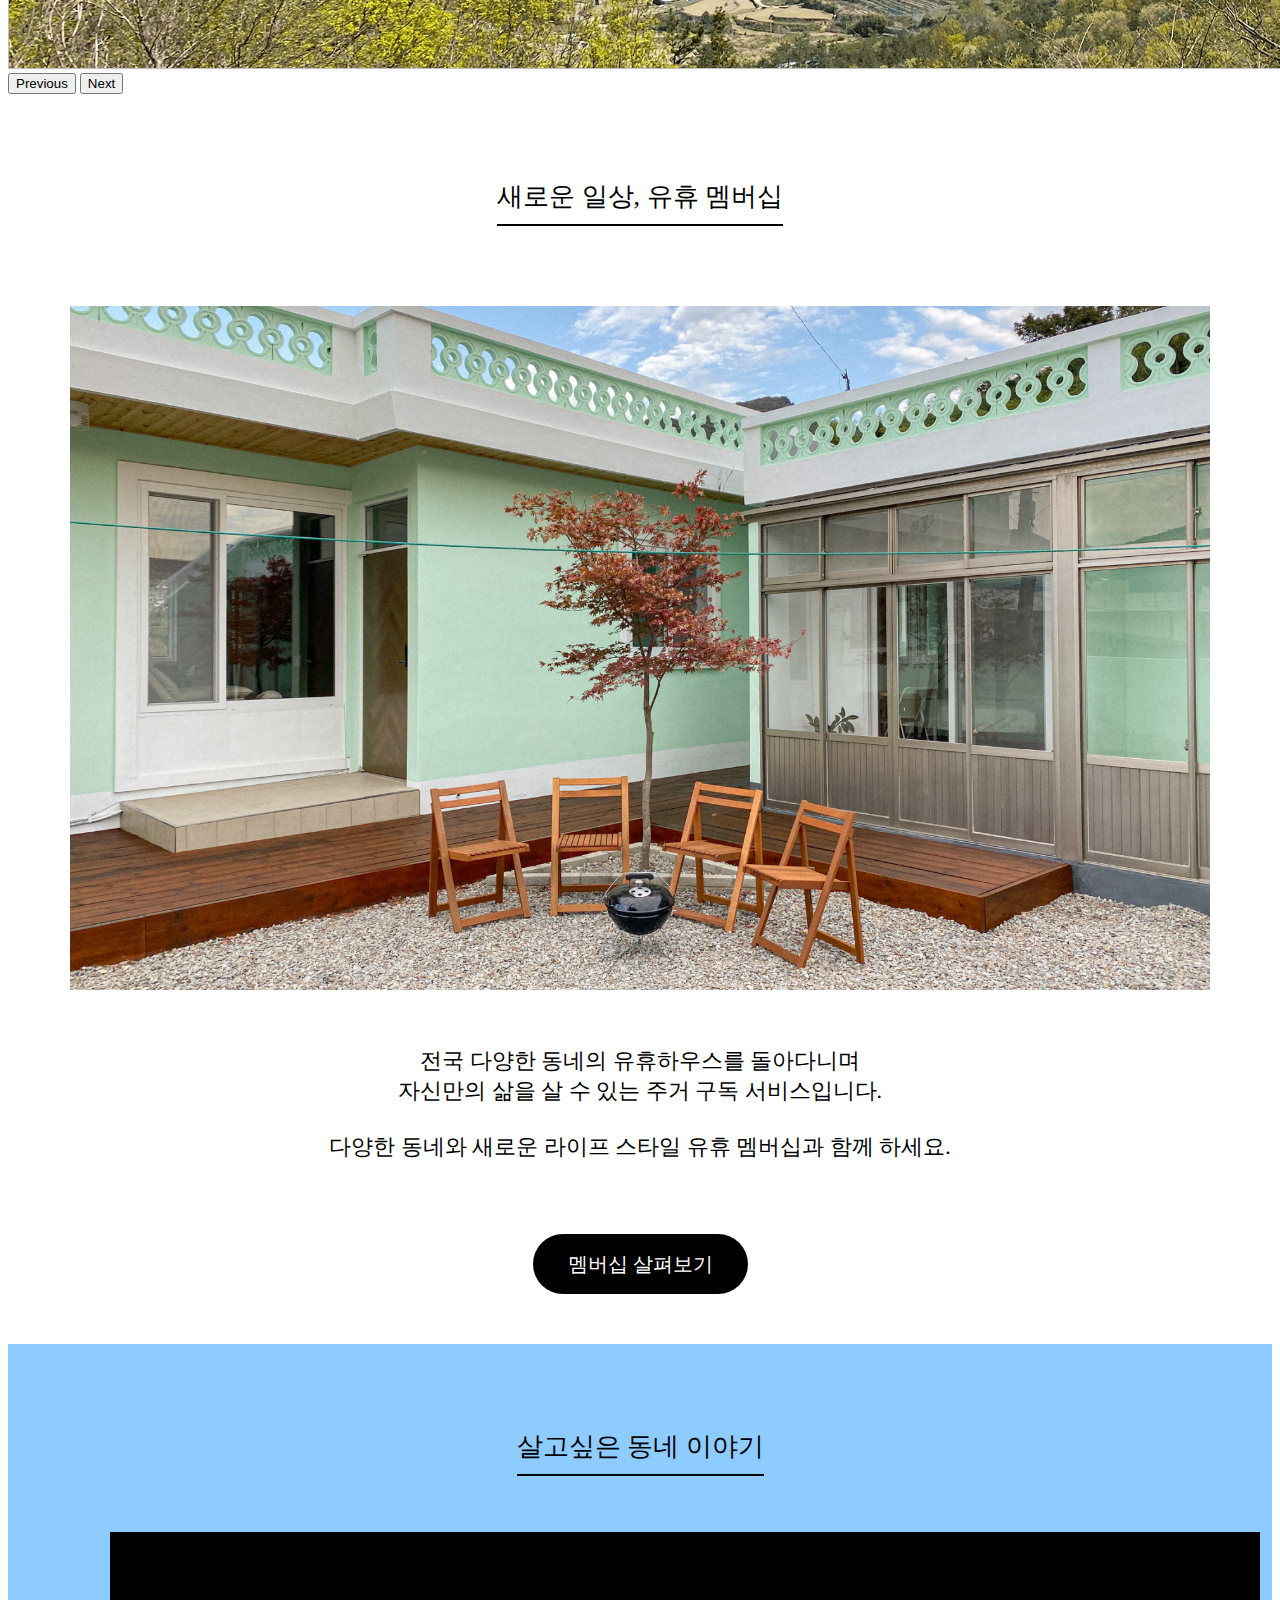
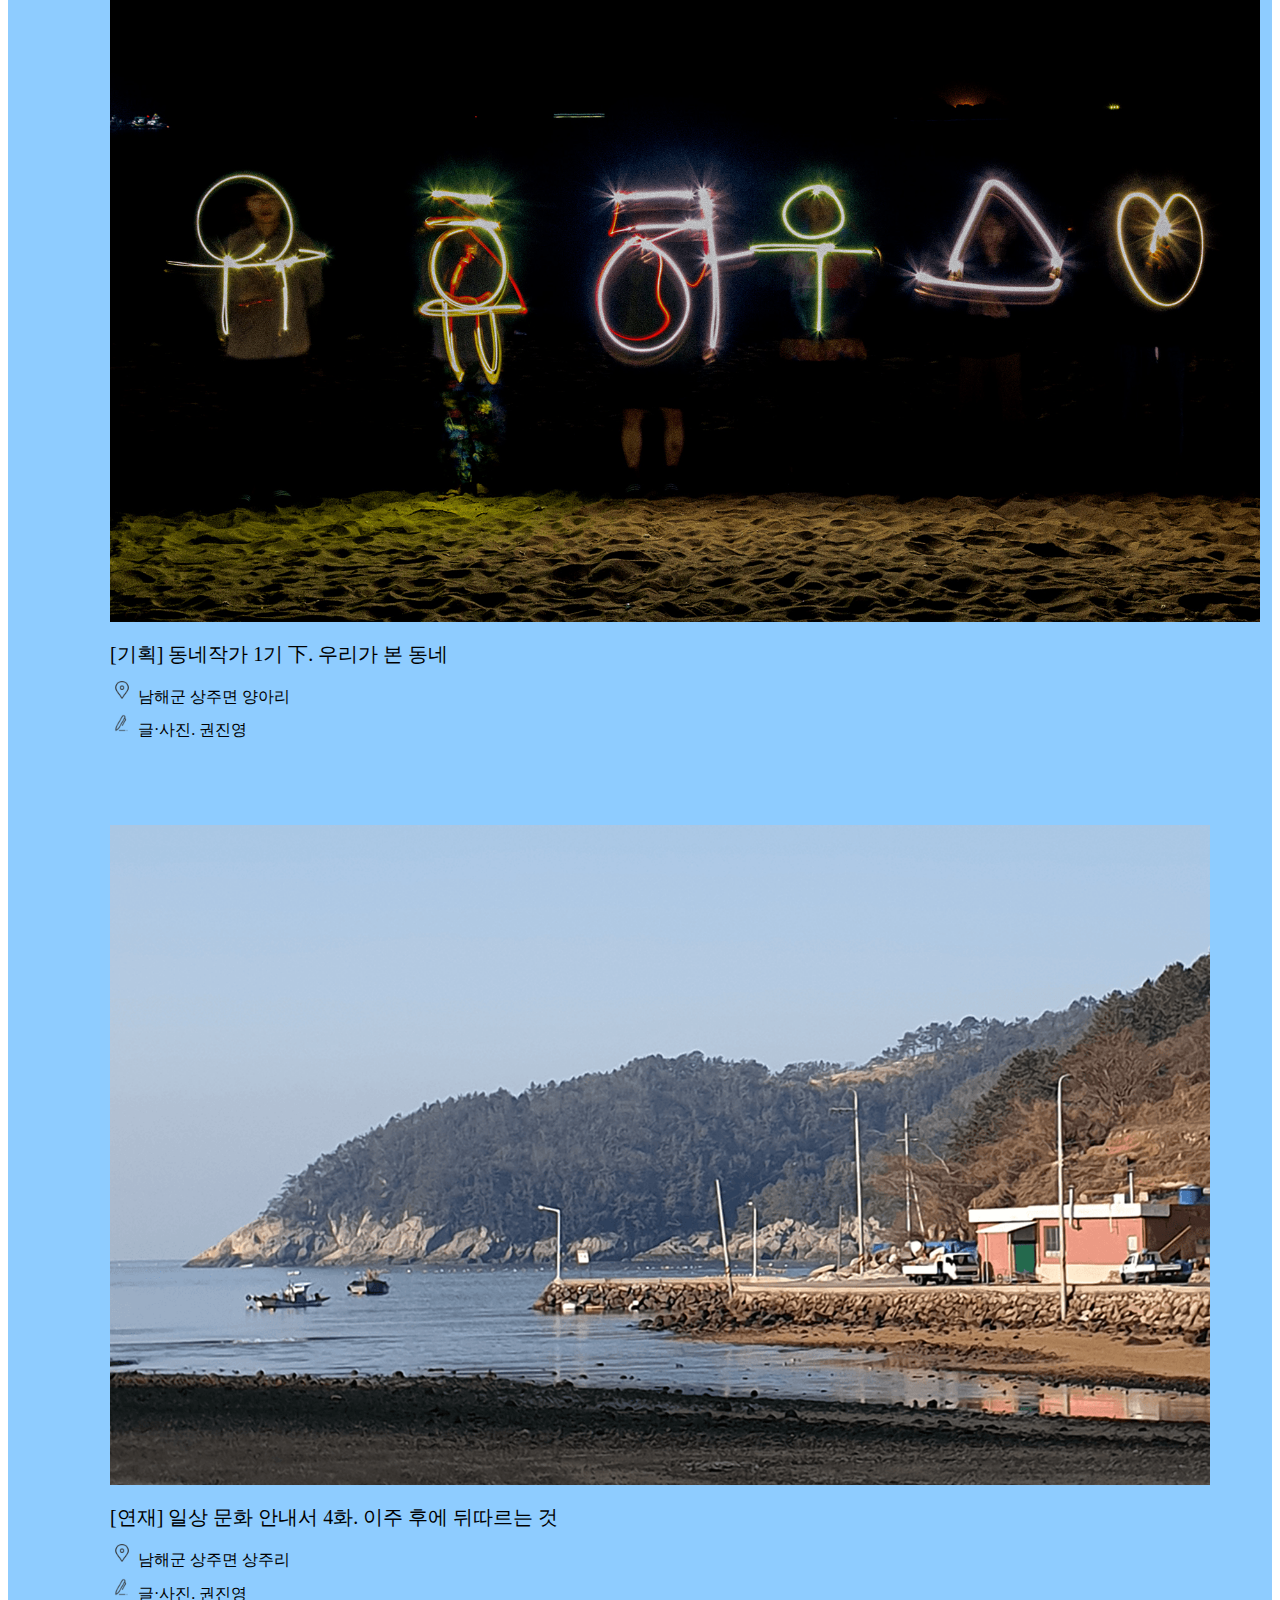
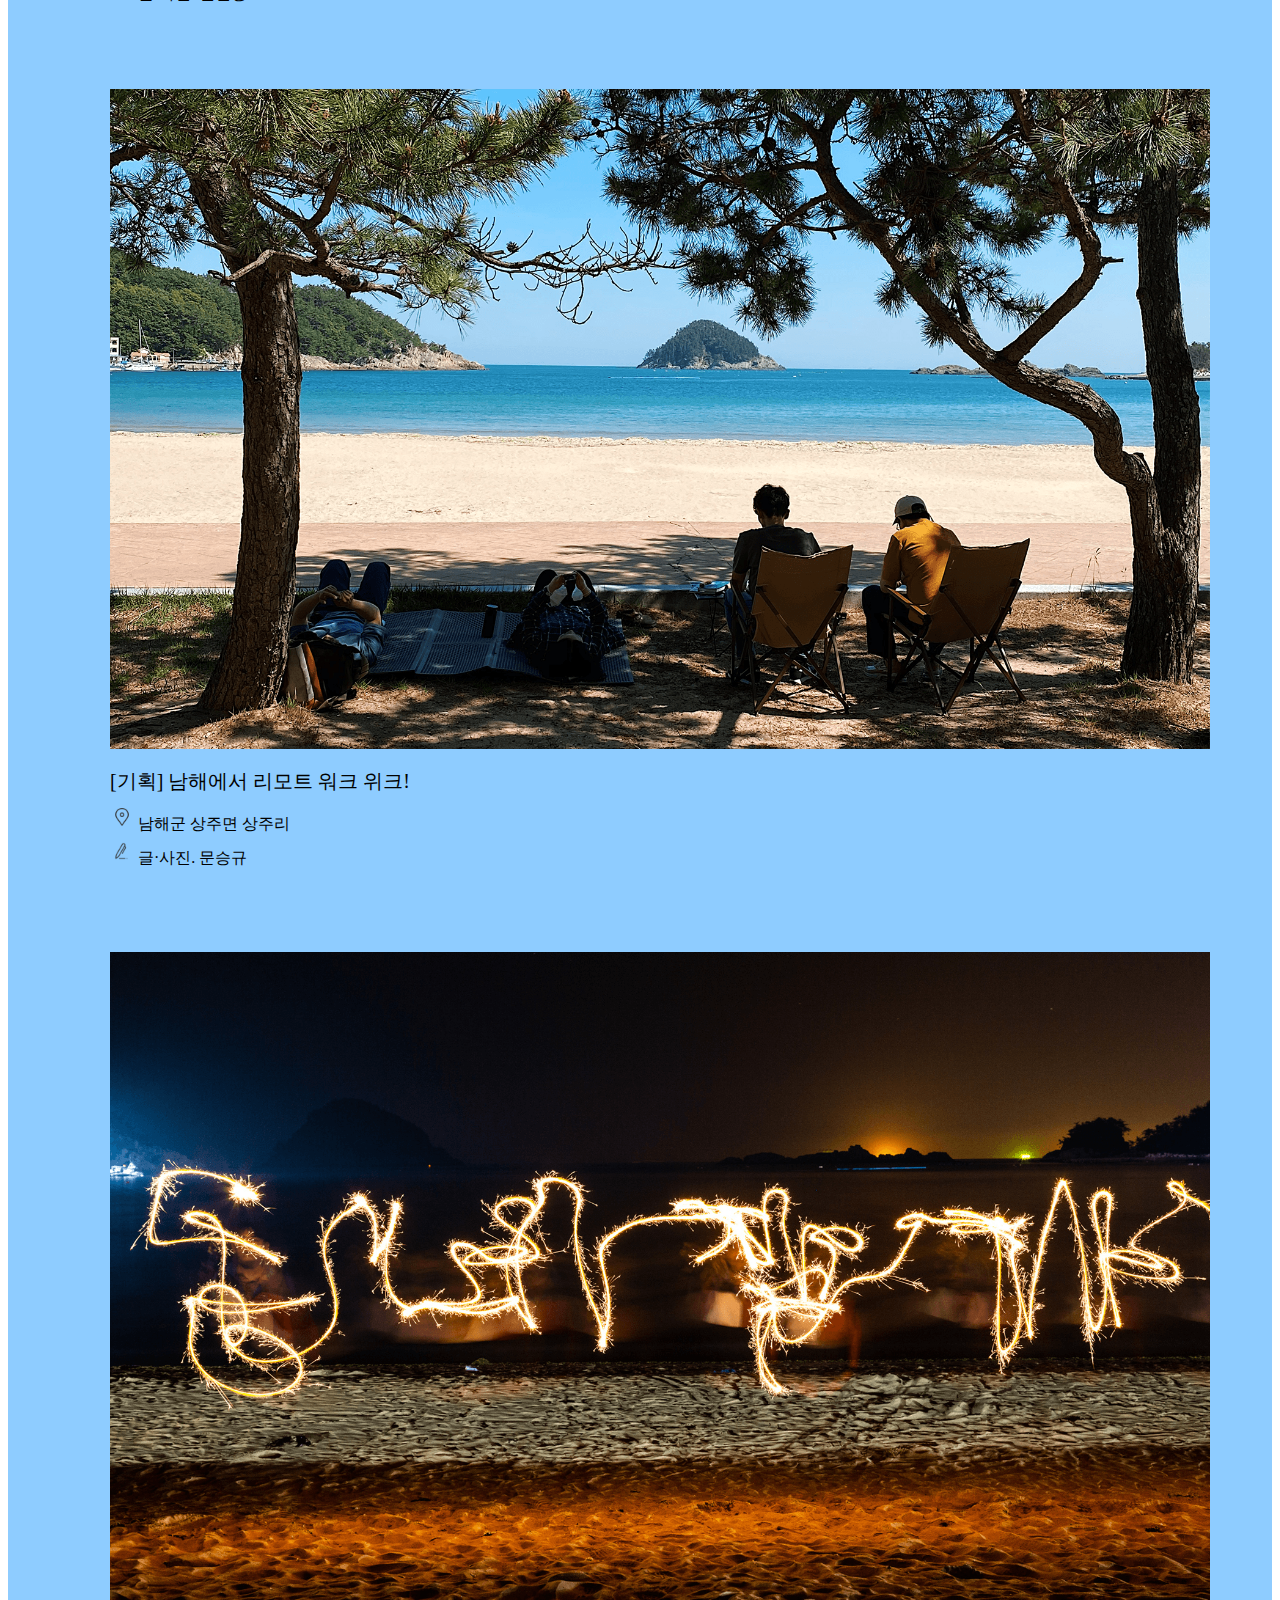
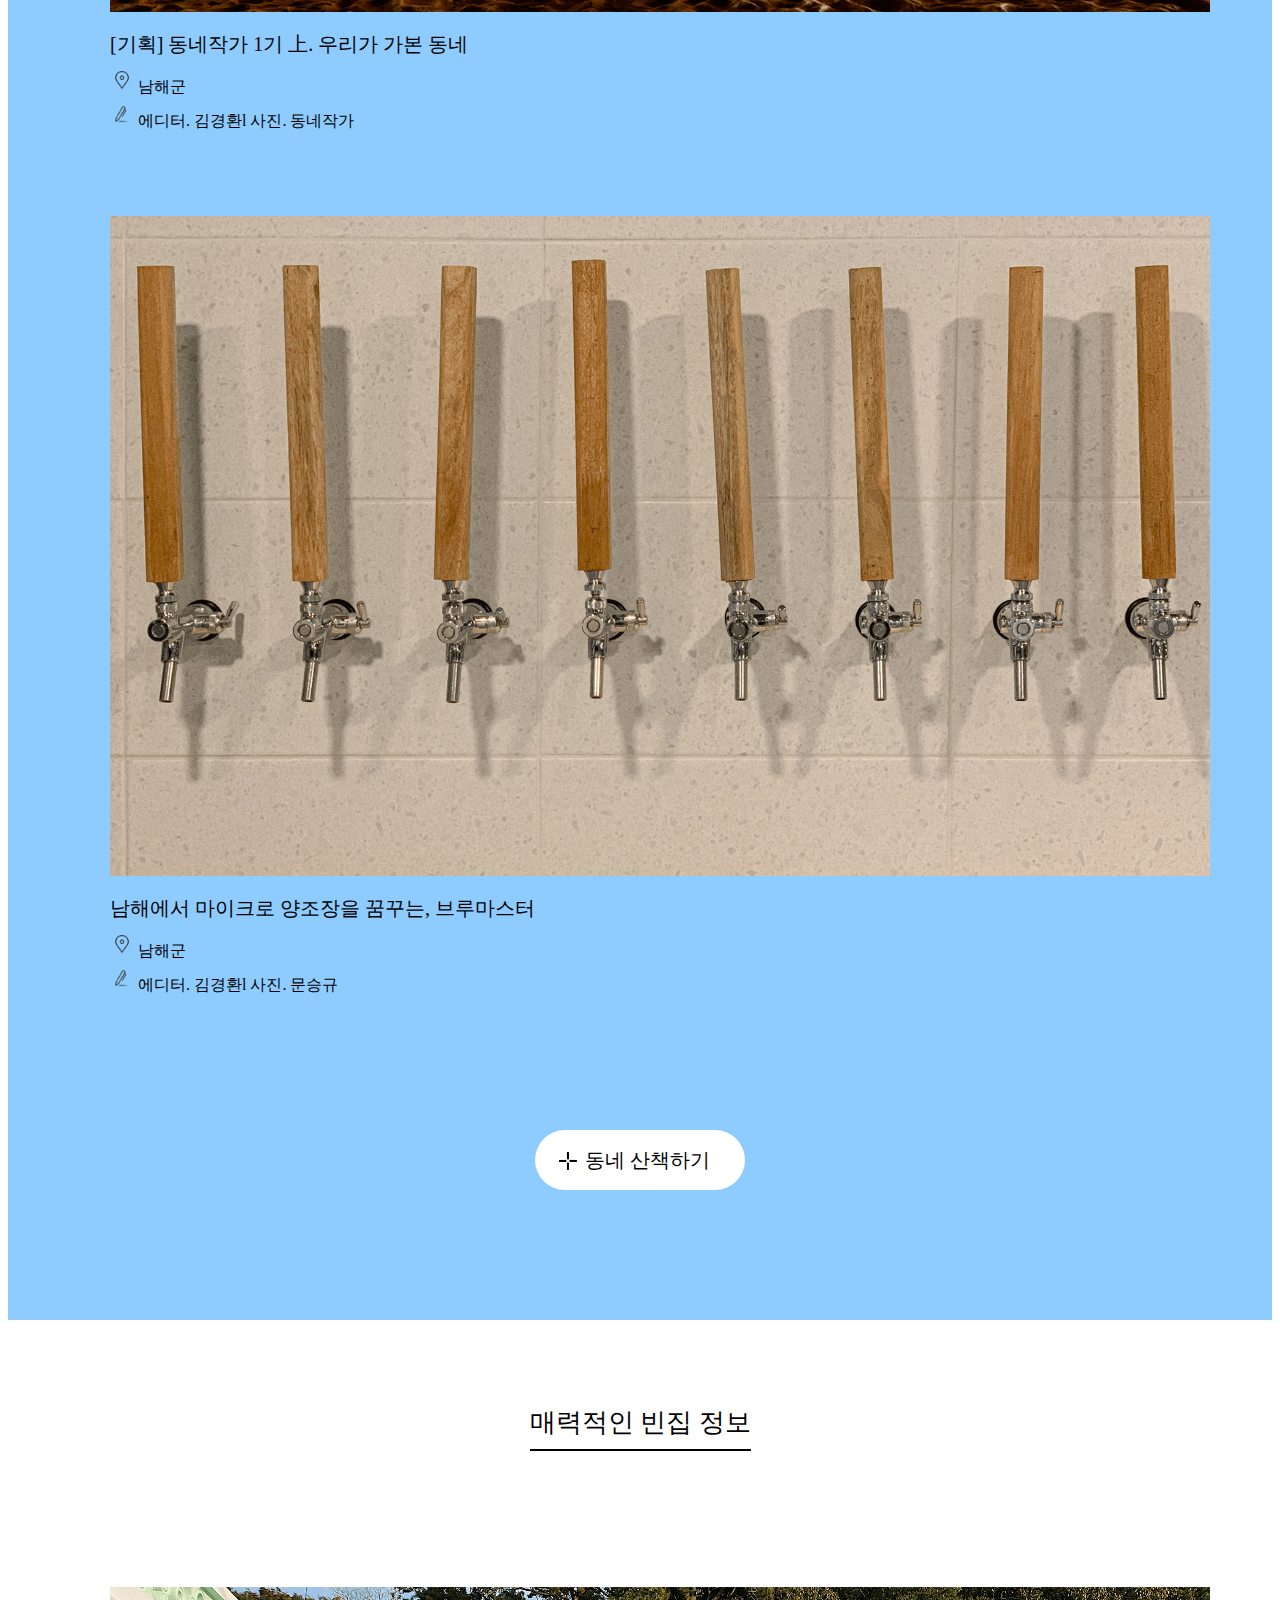
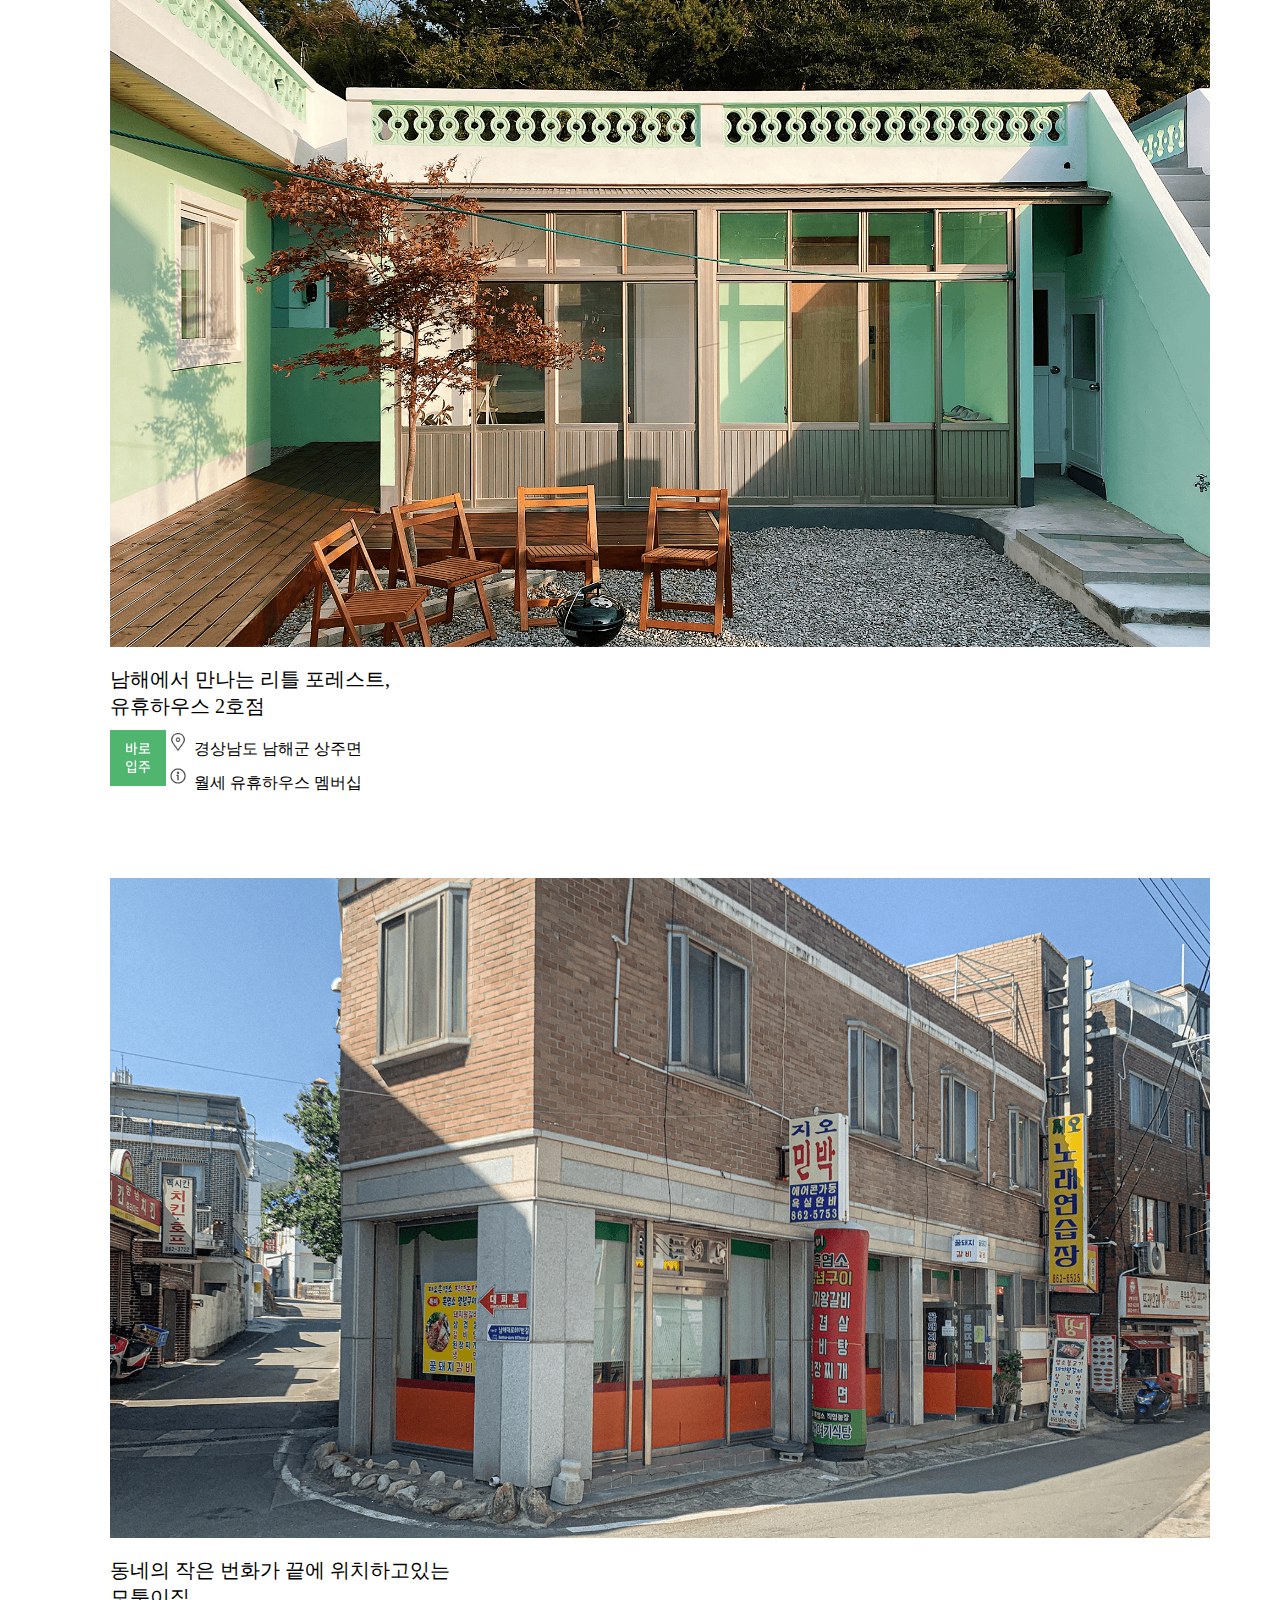
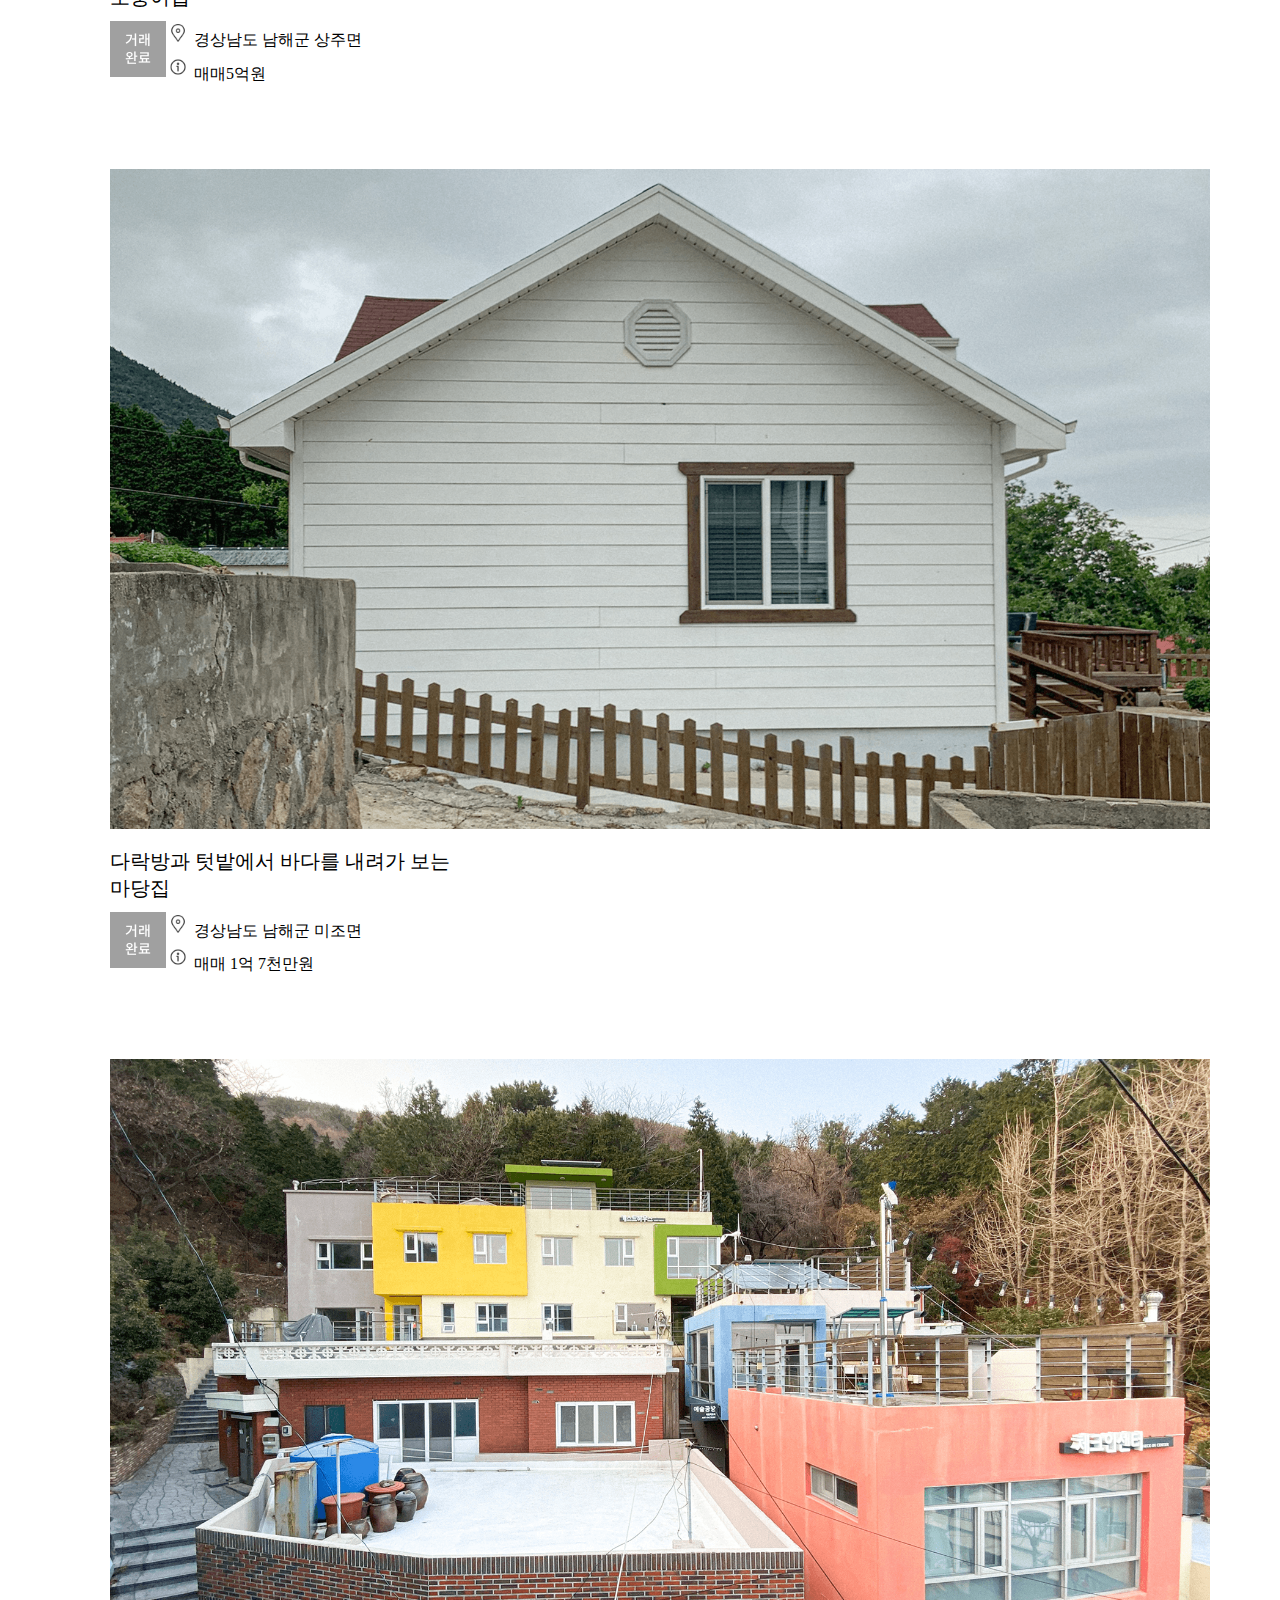
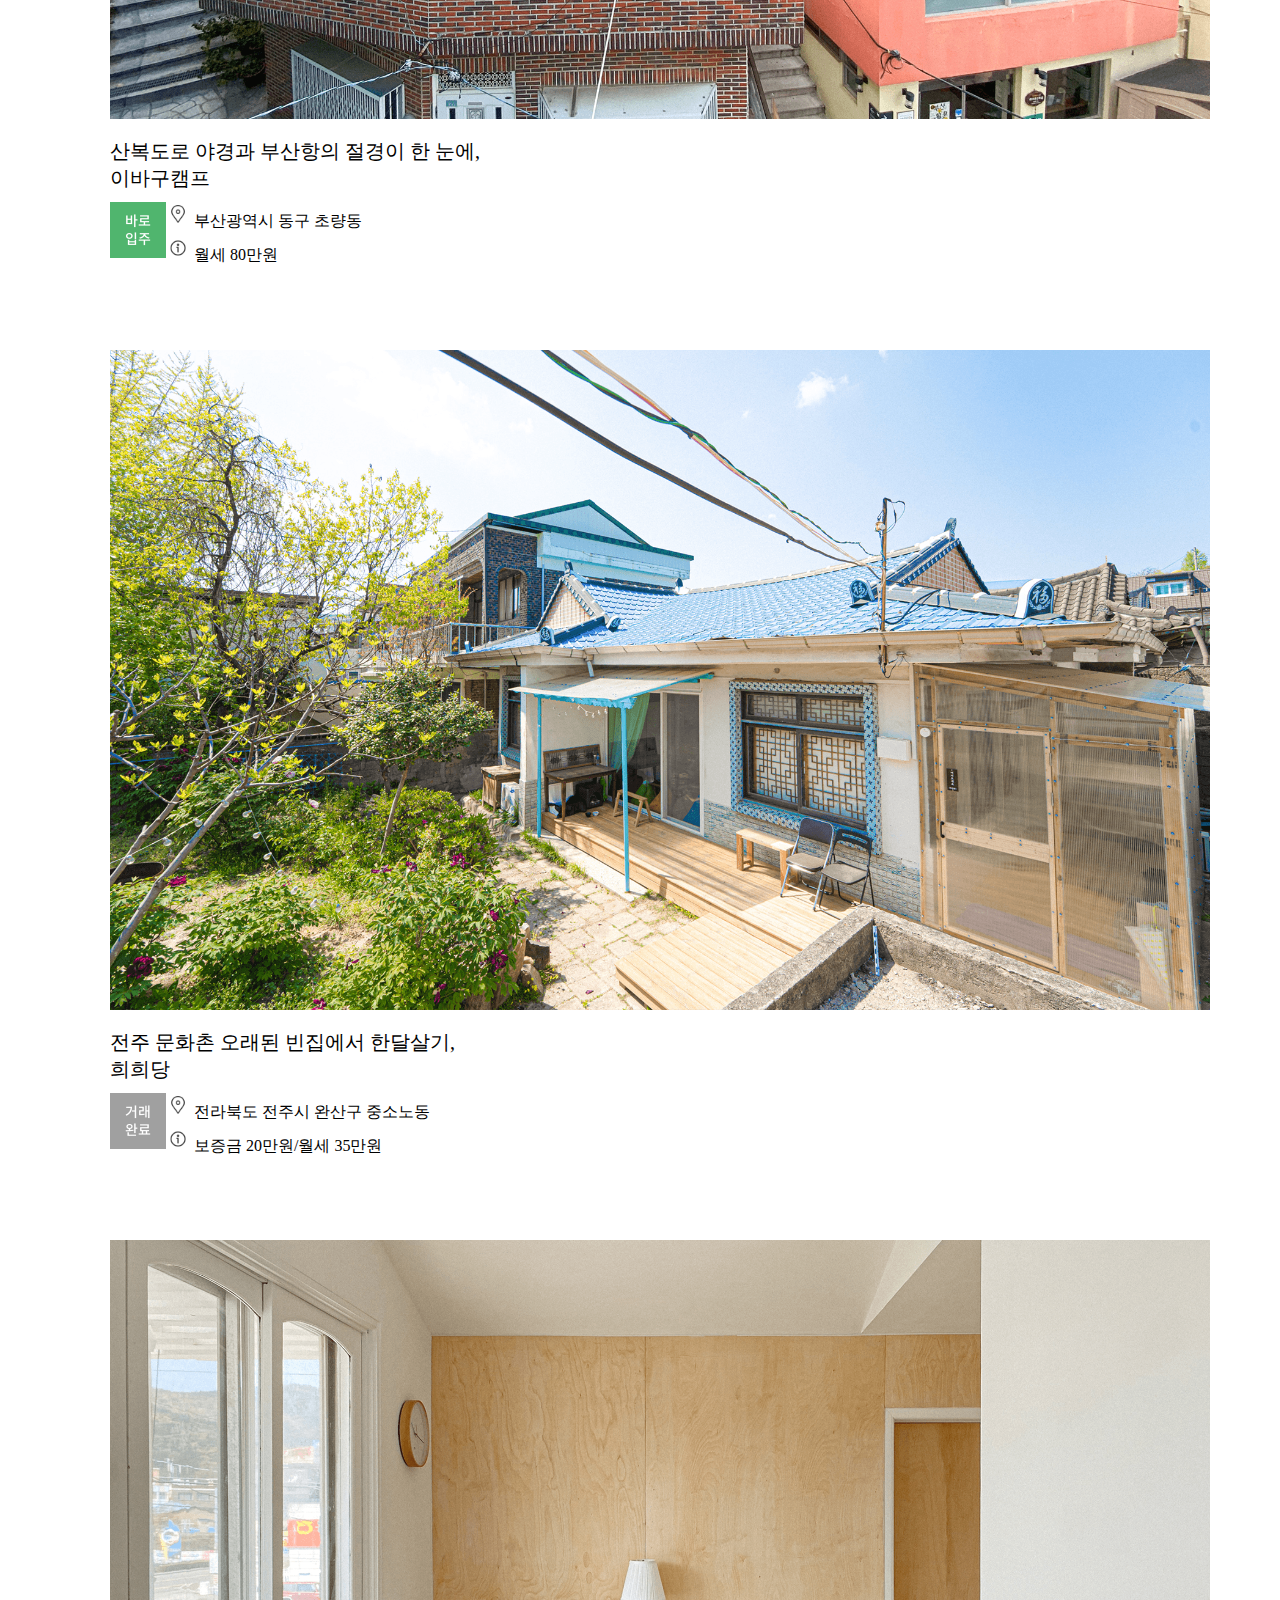
<file: index1.html>
<!DOCTYPE html>
<html lang="en">
<head>
    <meta charset="UTF-8">
    <meta http-equiv="X-UA-Compatible" content="IE=edge">
    <meta name="viewport" content="width=device-width, initial-scale=1.0">
    <title>Document</title>
    <link href="https://cdn.jsdelivr.net/npm/bootstrap@5.1.3/dist/css/bootstrap.min.css" rel="stylesheet" integrity="sha384-1BmE4kWBq78iYhFldvKuhfTAU6auU8tT94WrHftjDbrCEXSU1oBoqyl2QvZ6jIW3" crossorigin="anonymous">
    <link rel="stylesheet" href="https://stackpath.bootstrapcdn.com/font-awesome/4.7.0/css/font-awesome.min.css">
    <link rel="stylesheet" href="./css/yh2.css">
    <script src="https://cdn.jsdelivr.net/npm/bootstrap@5.1.3/dist/js/bootstrap.bundle.min.js" integrity="sha384-ka7Sk0Gln4gmtz2MlQnikT1wXgYsOg+OMhuP+IlRH9sENBO0LRn5q+8nbTov4+1p" crossorigin="anonymous"></script>

</head>
<body>
    <div>
        <a href="#" class="main-logo">
            <img src="./img/logo-black.png" alt="" class=" main-max">
        </a>
    </div>
    <div class="main-trigger">
        <img src="./img/menu-black.png" alt="" class=" main-max">
    </div>
    <div class="top">
        <!-- 페이드 슬라이드 -->
        <div id="carouselExampleFade" class="carousel slide carousel-fade" data-bs-ride="carousel" data-bs-interval="false">
            <div class="carousel-inner">
                <div class="main-center-txet">
                    <div class="main-h1">살고 싶은 동네에서 시작하는 새로운 일상<br>빈집 큐레이션 플랫폼, 유휴</div>
                    <a class="main-stories-btn" href="#">
                        <span class="main-btn-txet">더 보기</span>
                    </a>
                </div>
                <div class="carousel-item active">
                    <img style="background-image: url(img/home.png);" class="d-block main-fade-img01">
                </div>
                <div class="carousel-item">
                    <img style="background-image: url(img/home02-desk.png); " class="d-block main-fade-img01">
                </div>
                <div class="carousel-item">
                    <img style="background-image: url(img/home03-desk.png);" class="d-block main-fade-img01">
                </div>
                <div class="carousel-item">
                    <img style="background-image: url(img/home04-desk.png);" class="d-block main-fade-img01">
                </div>
                <div class="carousel-item">
                    <img style="background-image: url(img/home05-desk.png);" class="d-block main-fade-img01">
                </div>
            </div>
            <!-- 좌우 꺽쇠 버튼 -->
            <button class="carousel-control-prev" type="button" data-bs-target="#carouselExampleFade" data-bs-slide="prev">
                <span class="carousel-control-prev-icon" aria-hidden="true"></span>
                <span class="visually-hidden">Previous</span>
            </button>
            <button class="carousel-control-next" type="button" data-bs-target="#carouselExampleFade" data-bs-slide="next">
                <span class="carousel-control-next-icon" aria-hidden="true"></span>
                <span class="visually-hidden">Next</span>
            </button>
        </div>
        <div class="main-down-arrow">
            <img src="./img/downimg.png" alt="" class="main-max">
        </div>
    </div>


    <!--멤버십-->
    <div class="main-max">
        <div class="main-page">
            <div class="main-page-title">
                <div class="main-title-text">새로운 일상, 유휴 멤버십</div>
            </div>
        </div>
        <div class="main-area">
            <div class="row">
                <div class="wrapper col-sm-12 col-lg-10 offset-lg-1">
                    <img src="./img/house_slide2.png" alt="" class="main-max">
                </div>
                <p class="main-title-subtext">
                    전국 다양한 동네의 유휴하우스를 돌아다니며
                    <br>
                    자신만의 삶을 살 수 있는 주거 구독 서비스입니다.
                    <br>
                    <br>
                    다양한 동네와 새로운 라이프 스타일 유휴 멤버십과 함께 하세요.
                </p>
            </div>
        </div>
        <div class="main-btn">
            <a class="main-bg-btn bg-black"href="#">
                <span class="main-move-btn white">멤버십 살펴보기</span>
            </a>
        </div>
    </div>


    <!--살고싶은 동네 이야기-->
    <div class="main-max bg-sky">
        <div class="main-page">
            <div class="main-page-title">
                <div class="main-title-text">살고싶은 동네 이야기</div>
            </div>
        <div class="main-area">
            <div class="row">
                <div class="wrapper col-sm-12 col-lg-10 offset-lg-1">
                    <ul class="main-list row" style="padding-top: 40px;">
                        <!--1-->
                        <li class="content-item col-lg-6 story-title-item public-item">
                            <a class="main-title-image" href="#">
                                <img src="./img/목록이미지.pn-1.png" alt="" class="main-max">
                            </a>
                            <div class="main-image-text">
                                <a href="#">[기획] 동네작가 1기 下. 우리가 본 동네</a>
                            </div>
                            <div class="address">
                                <img src="./img/pin.png" alt="" class="sm-img">
                                <span class="sm-text">남해군 상주면 양아리</span>
                            </div>
                            <div class="info">
                                <img src="./img/pen.png" alt="" class="sm-img">
                                <span class="sm-text">글·사진. 권진영</span>
                            </div>
                        </li>

                        <!--2-->
                        <li class="content-item col-lg-6 public-item">
                            <a class="main-title-image" href="#">
                                <img src="./img/141901.png" alt="" class="main-max">
                            </a>
                            <div class="main-image-text">
                                <a href="#">[연재] 일상 문화 안내서 4화. 이주 후에 뒤따르는 것</a>
                            </div>
                            <div class="address">
                                <img src="./img/pin.png" alt="" class="sm-img">
                                <span class="sm-text">남해군 상주면 상주리</span>
                            </div>
                            <div class="info">
                                <img src="./img/pen.png" alt="" class="sm-img">
                                <span class="sm-text">글·사진. 권진영</span>
                            </div>
                        </li>

                        <!--3-->
                        <li class="content-item col-lg-6 public-item">
                            <a class="main-title-image" href="#">
                                <img src="./img/1335_00.png" alt="" class="main-max">
                            </a>
                            <div class="main-image-text">
                                <a href="#">[기획] 남해에서 리모트 워크 위크!</a>
                            </div>
                            <div class="address">
                                <img src="./img/pin.png" alt="" class="sm-img">
                                <span class="sm-text">남해군 상주면 상주리</span>
                            </div>
                            <div class="info">
                                <img src="./img/pen.png" alt="" class="sm-img">
                                <span class="sm-text">글·사진. 문승규</span>
                            </div>
                        </li>

                        <!--4-->
                        <li class="content-item col-lg-6 public-item">
                            <a class="main-title-image" href="#">
                                <img src="./img/목록이미지.png" alt="" class="main-max">
                            </a>
                            <div class="main-image-text">
                                <a href="#">[기획] 동네작가 1기 上. 우리가 가본 동네</a>
                            </div>
                            <div class="address">
                                <img src="./img/pin.png" alt="" class="sm-img">
                                <span class="sm-text">남해군</span>
                            </div>
                            <div class="info">
                                <img src="./img/pen.png" alt="" class="sm-img">
                                <span class="sm-text">에디터. 김경환l 사진. 동네작가</span>
                            </div>
                        </li>

                        <!--5-->
                        <li class="content-item col-lg-6 public-item">
                            <a class="main-title-image" href="#">
                                <img src="./img/목록이미지 (1).png" alt="" class="main-max">
                            </a>
                            <div class="main-image-text">
                                <a href="#">남해에서 마이크로 양조장을 꿈꾸는, 브루마스터</a>
                            </div>
                            <div class="address">
                                <img src="./img/pin.png" alt="" class="sm-img">
                                <span class="sm-text">남해군</span>
                            </div>
                            <div class="info">
                                <img src="./img/pen.png" alt="" class="sm-img">
                                <span class="sm-text">에디터. 김경환l 사진. 문승규</span>
                            </div>
                        </li>
                    </ul>
                </div>
            </div>
        </div>
        <div class="main-btn">
            <a class="main-bg-btn bg-white" href="">
                <img src="./img/plus_black.png" alt class="plus_black_icon">
                <span class="main-move-btn black" style="padding-left: 20px;">동네 산책하기</span>
            </a>
        </div>
        </div>
    </div>


    <!--매력적인 빈집 정보-->
    <div class="main-max">
        <div class="main-page">
            <div class="main-page-title">
                <div class="main-title-text">매력적인 빈집 정보</div>
            </div>
        </div>
        <div class="main-area">
            <div class="row">
                <div class="wrapper col-sm-12 col-lg-10 offset-lg-1">
                    <ul class="main-list row" style="padding-top: 40px;">
                        <!--1-->
                        <li class="content-item col-12 col-lg-6 public-item">
                            <a class="main-title-image" href="#">
                                <img src="./img/00-1.png" alt="" class="main-max">
                            </a>
                            <div class="main-image-text">
                                <a href="#">
                                    남해에서 만나는 리틀 포레스트,
                                    <br>
                                    유휴하우스 2호점
                                </a>
                            </div>
                            <div>
                                <img src="./img/move_in.png" alt="" class="md-img">
                                <div>
                                    <img src="./img/pin.png" alt="" class="sm-img">
                                    <span class="sm-text">경상남도 남해군 상주면</span>
                                </div>
                                <div>
                                    <img src="./img/info.png" alt="" class="sm-img">
                                    <span class="sm-text">월세 유휴하우스 멤버십</span>
                                </div>
                            </div>
                        </li>
                        <!--2-->
                        <li class="content-item col-12 col-lg-6 public-item">
                            <a class="main-title-image" href="#">
                                <img src="./img/목록이미지.pn_.png" alt="" class="main-max">
                            </a>
                            <div class="main-image-text">
                                <a href="#">
                                    동네의 작은 번화가 끝에 위치하고있는
                                    <br>
                                    모퉁이집
                                </a>
                            </div>
                            <div>
                                <img src="./img/deal_complete.png" alt="" class="md-img">
                                <div>
                                    <img src="./img/pin.png" alt="" class="sm-img">
                                    <span class="sm-text">경상남도 남해군 상주면</span>
                                </div>
                                <div>
                                    <img src="./img/info.png" alt="" class="sm-img">
                                    <span class="sm-text">매매5억원</span>
                                </div>
                            </div>
                        </li>
                        <!--3-->
                        <li class="content-item col-12 col-lg-6 public-item">
                            <a class="main-title-image" href="#">
                                <img src="./img/목록이미지-1.png" alt="" class="main-max">
                            </a>
                            <div class="main-image-text">
                                <a href="#">
                                    다락방과 텃밭에서 바다를 내려가 보는
                                    <br>
                                    마당집
                                </a>
                            </div>
                            <div>
                                <img src="./img/deal_complete.png" alt="" class="md-img">
                                <div>
                                    <img src="./img/pin.png" alt="" class="sm-img">
                                    <span class="sm-text">경상남도 남해군 미조면</span>
                                </div>
                                <div>
                                    <img src="./img/info.png" alt="" class="sm-img">
                                    <span class="sm-text">매매 1억 7천만원</span>
                                </div>
                            </div>
                        </li>
                        <!--4-->
                        <li class="content-item col-12 col-lg-6 public-item">
                            <a class="main-title-image" href="#">
                                <img src="./img/목록이미지-1 (1).png" alt="" class="main-max">
                            </a>
                            <div class="main-image-text">
                                <a href="#">
                                    산복도로 야경과 부산항의 절경이 한 눈에,
                                    <br>
                                    이바구캠프
                                </a>
                            </div>
                            <div>
                                <img src="./img/move_in.png" alt="" class="md-img">
                                <div>
                                    <img src="./img/pin.png" alt="" class="sm-img">
                                    <span class="sm-text">부산광역시 동구 초량동</span>
                                </div>
                                <div>
                                    <img src="./img/info.png" alt="" class="sm-img">
                                    <span class="sm-text">월세 80만원</span>
                                </div>
                            </div>
                        </li>
                        <!--5-->
                        <li class="content-item col-12 col-lg-6 public-item">
                            <a class="main-title-image" href="#">
                                <img src="./img/목록이미지 (2).png" alt="" class="main-max">
                            </a>
                            <div class="main-image-text">
                                <a href="#">
                                    전주 문화촌 오래된 빈집에서 한달살기,
                                    <br>
                                    희희당
                                </a>
                            </div>
                            <div>
                                <img src="./img/deal_complete.png" alt="" class="md-img">
                                <div>
                                    <img src="./img/pin.png" alt="" class="sm-img">
                                    <span class="sm-text">전라북도 전주시 완산구 중소노동</span>
                                </div>
                                <div>
                                    <img src="./img/info.png" alt="" class="sm-img">
                                    <span class="sm-text">보증금 20만원/월세 35만원</span>
                                </div>
                            </div>
                        </li>
                        <!--6-->
                        <li class="content-item col-12 col-lg-6 public-item">
                            <a class="main-title-image" href="#">
                                <img src="./img/002.png" alt="" class="main-max">
                            </a>
                            <div class="main-image-text">
                                <a href="#">
                                    바닷마을에서 시작하는 유유자적 라이프,
                                    <br>
                                    유휴하우스 1호점
                                </a>
                            </div>
                            <div>
                                <img src="./img/move_in.png" alt="" class="md-img">
                                <div>
                                    <img src="./img/pin.png" alt="" class="sm-img">
                                    <span class="sm-text">경상남도 남해군 상주면</span>
                                </div>
                                <div>
                                    <img src="./img/info.png" alt="" class="sm-img">
                                    <span class="sm-text">월세 유휴하우스 멤버십</span>
                                </div>
                            </div>
                        </li>
                    </ul>
                </div>
            </div>
        </div>
        <div class="main-btn">
            <a class="main-bg-btn bg-green" href="">
                <img src="./img/plus_black.png" alt class="plus_black_icon">
                <span class="main-move-btn black" style="padding-left: 20px;">빈집 구경하기</span>
            </a>
        </div>
    </div>


    <!--유휴공간 찾기-->
    <div class="main-page" style="padding-bottom: 0;">
        <div class="main-page-title" style="margin-bottom: 30px;">
            <div class="main-title-text">더 많은 유휴공간 찾기</div>
            <div class="main-find">
                지도에서 살고싶은 도시들의 매물들을 찾아보세요.
                <br>
                바로 매물 정보를 확인해 보실 수 있습니다.
            </div>
        </div>
        <div>
            <img src="./img/화면 캡처 2021-11-19 140334.png" alt="지도" style="width: 1903px; height: 700px;">
        </div>
    </div>
    
    <!--문의하기-->
    <div class="main-max">
        <div class="main-page" style="background: #f8f8f8;">
            <div class="main-page-title" style="margin-bottom: 30px;">
                <div class="main-title-text">유휴공간 문의하기</div>
                <div class="main-find">빈집 정보, 빈집 제보 등 궁금하신 내용을 보내주세요.</div>
            </div>
            <div class="main-area">
            <div class="row">
                <div class="col-lg-6 offset-lg-3">
                    <div class="input-group-container">
                        <div class="input-group">
                            <input type="text" placeholder="이름 *">
                        </div>
                        <div class="input-group">
                            <input type="text" placeholder="이메일 *">
                        </div>
                        <div class="input-group">
                            <textarea cols="30" rows="7" placeholder="내용을 입력해주세요."></textarea>
                        </div>
                    </div>
                </div>
            </div>
            </div>
            <div class="submit-group">
                <img src="./img/off.png" alt="" class="main-switch">
                <span class="guide">
                    <a href="#" target="_blank">
                        개인정보 보호 처리방침
                    </a>
                    에 동의합니다
                </span>
            </div>
            <div class="main-btn">
                <a class="main-bg-btn bg-black"href="">
                    <span class="main-move-btn white">문의하기</span>
                </a>
            </div>
        </div>
    </div>


    <!--footer-->
    <div class="main-max">
        <div class="main-page">
            <div class="main-area">
                <div class="row">
                    <div class="wrapper col-sm-12 col-lg-10 offset-lg-1">
                        <div class="row">
                            <div class="col-lg-8">
                                <div class="main-footer-title">
                                    살고싶은 동네에서 시작하는 새로운 일상
                                    <br>
                                    빈집 큐레이션 플랫폼 유휴
                                </div>
                                <ul class="main-footer-list" style="padding-left:0 ;">
                                    <li class="item">
                                        <a href="#">유휴 하우스</a>
                                    </li>
                                    <li class="item">
                                        <a href="#">동네 이야기</a>
                                    </li>
                                    <li class="item">
                                        <a href="#">빈집 정보</a>
                                    </li>
                                    <li class="item">
                                        <a href="#">유휴 소개</a>
                                    </li>
                                    <li class="item">
                                        <a href="#">문의하기</a>
                                    </li>
                                </ul>
                            </div>
                            <div class="col-lg-4">
                                <div class="main-footer-title">
                                    새로 등록된 빈집, 유휴가 발견한
                                    <br>
                                    살만한 동네 이야기를 받아보세요.
                                </div>
                                <div class="main-newsletter">
                                    <input type="email" class="main-news-input" placeholder="이메일을 입력해주세요.">
                                </div>
                                <div class="main-news-submit" style="cursor: pointer;">
                                    <span>뉴스레터 구독하기</span>
                                    <img src="./img/arrow.png" class="arrow">
                                </div>
                            </div>
                        </div>
                        <div class="row">
                            <div class="col-lg-8 copyright order-lg-1 order-2">
                                © BLANK Corp. All Rights Reserved.
                                <br>
                                <a href="#" style="text-decoration:underline !important;font-size:13px;">개인정보 처리방침</a>
                            </div>
                            <div class="col-lg-4 order-1 order-lg-2">
                                <div class="main-sns">
                                    <i class="fa fa-facebook-official" aria-hidden="true"></i>
                                    <i class="fa fa-instagram" aria-hidden="true"></i>
                                </div>
                            </div>
                        </div>
                    </div>
                </div>
            </div>
        </div>
    </div>
</body>
</html>
</file>
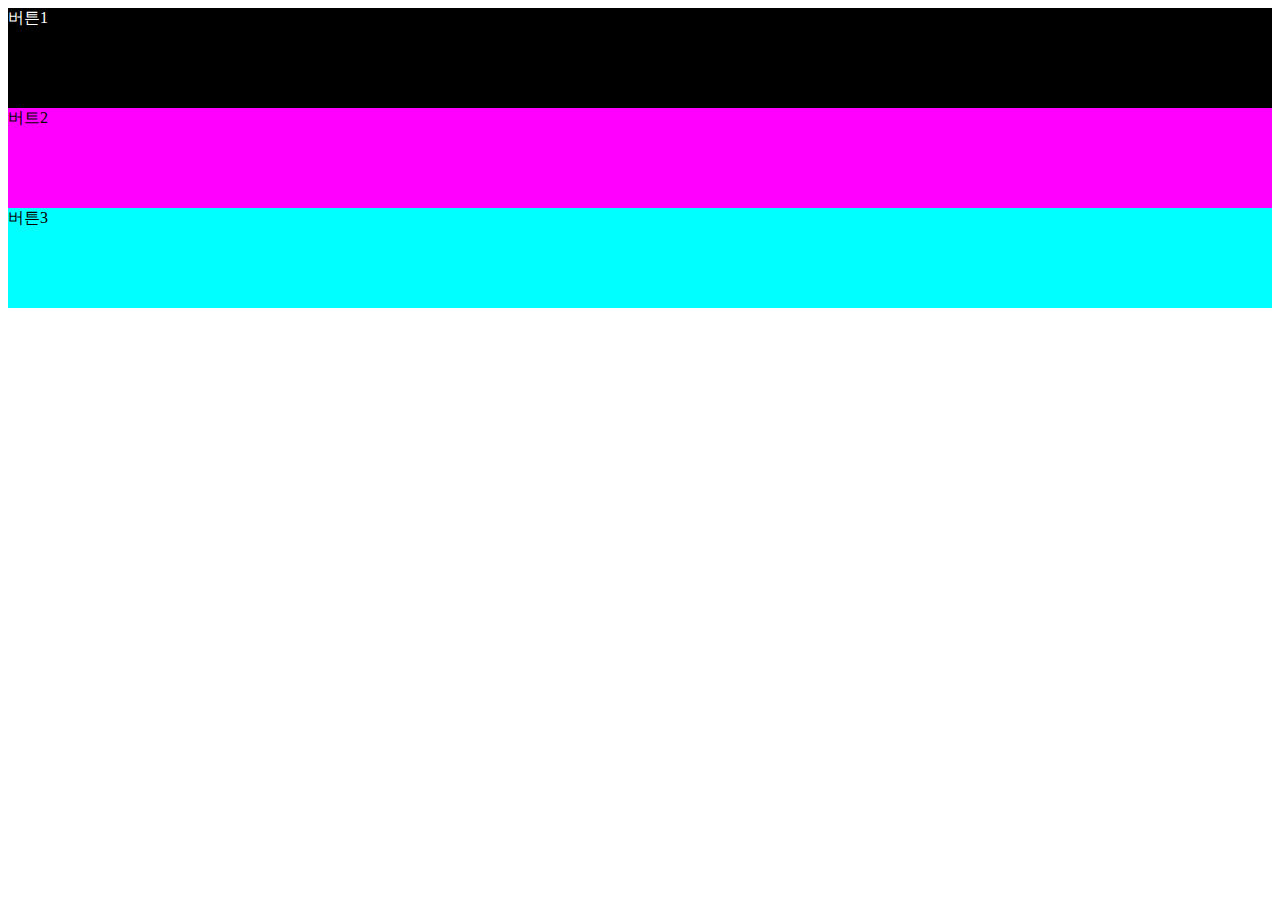
<file: script.html>
<!DOCTYPE html>
<html lang="en">
<head>
    <meta charset="UTF-8">
    <meta http-equiv="X-UA-Compatible" content="IE=edge">
    <meta name="viewport" content="width=device-width, initial-scale=1.0">
    <title>Document</title>
</head>
<script>
//var // 단독사용 변수 선언 후 변경가능

// 동시사용
//let // 변수 선언 후 변경가능
//const // 변수 선언 후 변경불가

/*
sql, c, java
char(100) // 100 고정형 내가 100이라고 선언을 하면 영문 10글자를쓰면 1234567890 하나둘셋넷
varchar(100) // 100 가변형 1234567890 
int // 정수형
double // 실수 .
float // 실수 .


0

string = "" '\"' 문자열
number = 1 0.1 숫자 0.1 100
array = [] 배열
object = {}
boolean = treu

*/
const a = [
    {name: '정태준', age: 18, daddy: {name: 'aaa', age: 100}},
]

a.psuh({name: '정태준', age: 18, daddy: {name: 'aaa', age: 100}})
a.pop()
a.shift()
a.unshift()

const b = { 
    0: {name: '정태준', age: 18, daddy: {name: 'aaa', age: 100}}
}

b[1] = {{name: '정태준', age: 18, daddy: {name: 'aaa', age: 100}}}
if (true && (true || true)) {

}
if (false || true || true) {

}
if (a === 1) {

} else if ( a === 2) {

} else {

}

switch (a) {
    case 1:
        
        break;
    case 2:
        
        break;

    default:

        break;
}
// if ( && ) === switch
// for === while

for (let i = 0; i < 10; i++)

const rows = [
    {name: '정태준', age: 18, daddy: {name: 'aaa', age: 100}},
]
for (let row of rows) {
    console.log(row.name, row.age) // 정태준, 18
}

const keys = {name: '정태준', age: 18}
for (let key in keys) { // columns object
    //console.log(key) // name, age
    console.log(keys[key])

    //정태준
    //18

}


</script>
<body>
    <div style="background: #000; color:#fff; height: 100px; cursor:pointer;">버튼1</div>
    <div style="background: #ff00ff; height: 100px; cursor:pointer;">버트2</div>
    <div style="background: #00ffff; height: 100px; cursor:pointer;">버튼3</div>
</body>
</html>
</file>
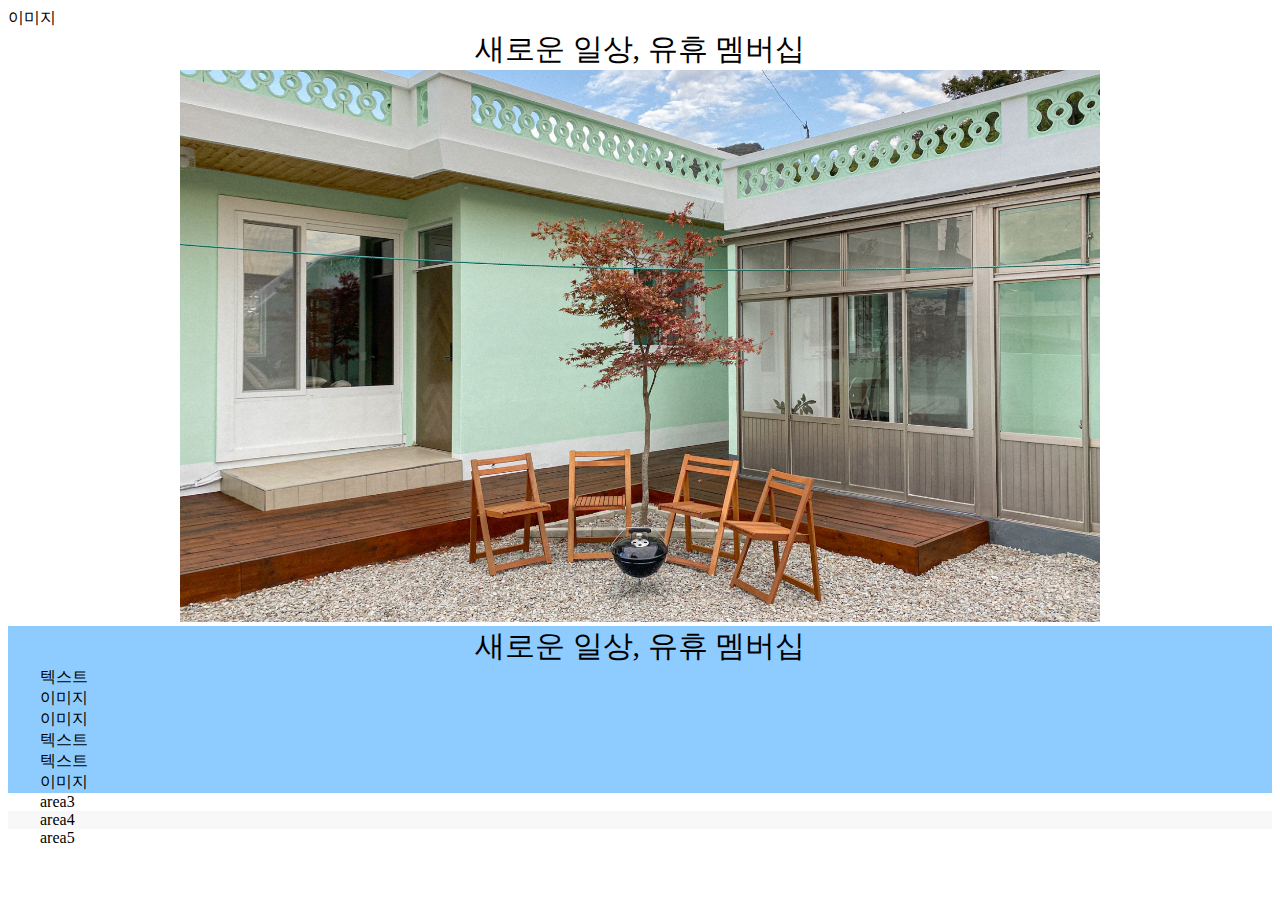
<file: test.html>
<!DOCTYPE html>
<html lang="en">
<head>
    <meta charset="UTF-8">
    <meta http-equiv="X-UA-Compatible" content="IE=edge">
    <meta name="viewport" content="width=device-width, initial-scale=1.0">
    <title>Document</title>
    <link href="https://cdn.jsdelivr.net/npm/bootstrap@5.1.3/dist/css/bootstrap.min.css" rel="stylesheet" integrity="sha384-1BmE4kWBq78iYhFldvKuhfTAU6auU8tT94WrHftjDbrCEXSU1oBoqyl2QvZ6jIW3" crossorigin="anonymous">
</head>
<style>
.section {
    width: 100%;
}
.area {
    max-width: 1200px;
    margin: 0 auto;
}
.bg-skyblue {
    background-color: #8eccff;
}
.bg-gray {
    background-color: #f8f8f8;
}
.main-title {
    font-size: 30px;
    text-align: center;
}
.main-banner {
    width: 920px;
    margin: 0 auto;
}
.main-banner img {
    width: 100%;
}
.about-area-text {

}
.about-area-image {

}
.about-area-image img {
    width: 100%;
}
</style>
<body>
    <header>

    </header>
    <main>
        <div class="section">
            이미지
        </div>
        <div class="section">
            <div class="area">
                <div class="main-title">
                    새로운 일상, 유휴 멤버십
                </div>
                <div class="main-banner">
                    <img src="./img/house_slide2.png" alt="banner" />
                </div>
            </div>
        </div>
        <div class="section bg-skyblue">
            <div class="area">
                <div class="main-title">
                    새로운 일상, 유휴 멤버십
                </div>
                <div class="row">
                    <div class="col-6 about-area-text">텍스트</div>
                    <div class="col-6 about-area-image">이미지</div>
                </div>
                <div class="row">
                    <div class="col-6">이미지</div>
                    <div class="col-6">텍스트</div>
                </div>
                <div class="row">
                    <div class="col-6">텍스트</div>
                    <div class="col-6">이미지</div>
                </div>
            </div>
        </div>
        <div class="section">
            <div class="area">area3</div>
        </div>
        <div class="section">
        </div>
        <div class="section bg-gray">
            <div class="area">area4</div>
        </div>
        <div class="section">
            <div class="area">area5</div>
        </div>
    </main>
    <footer>

    </footer>
</body>
</html>
</file>
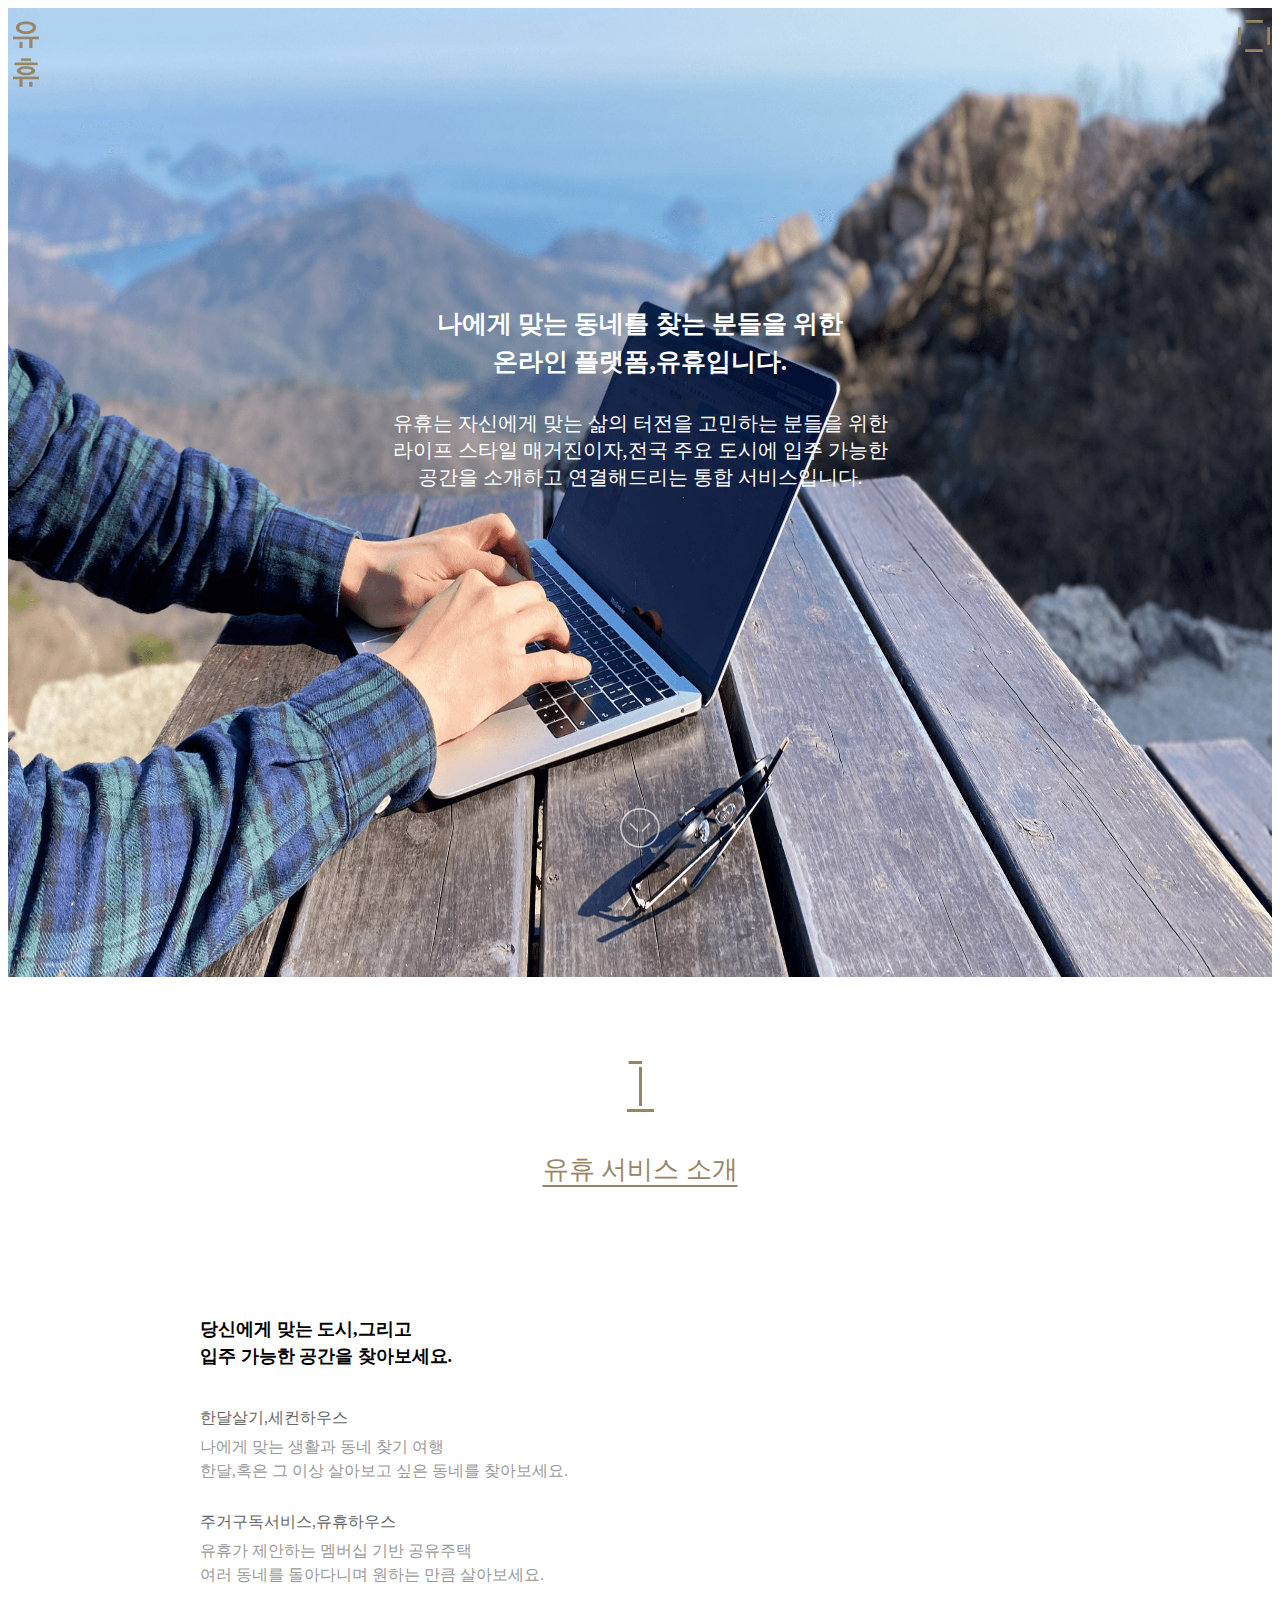
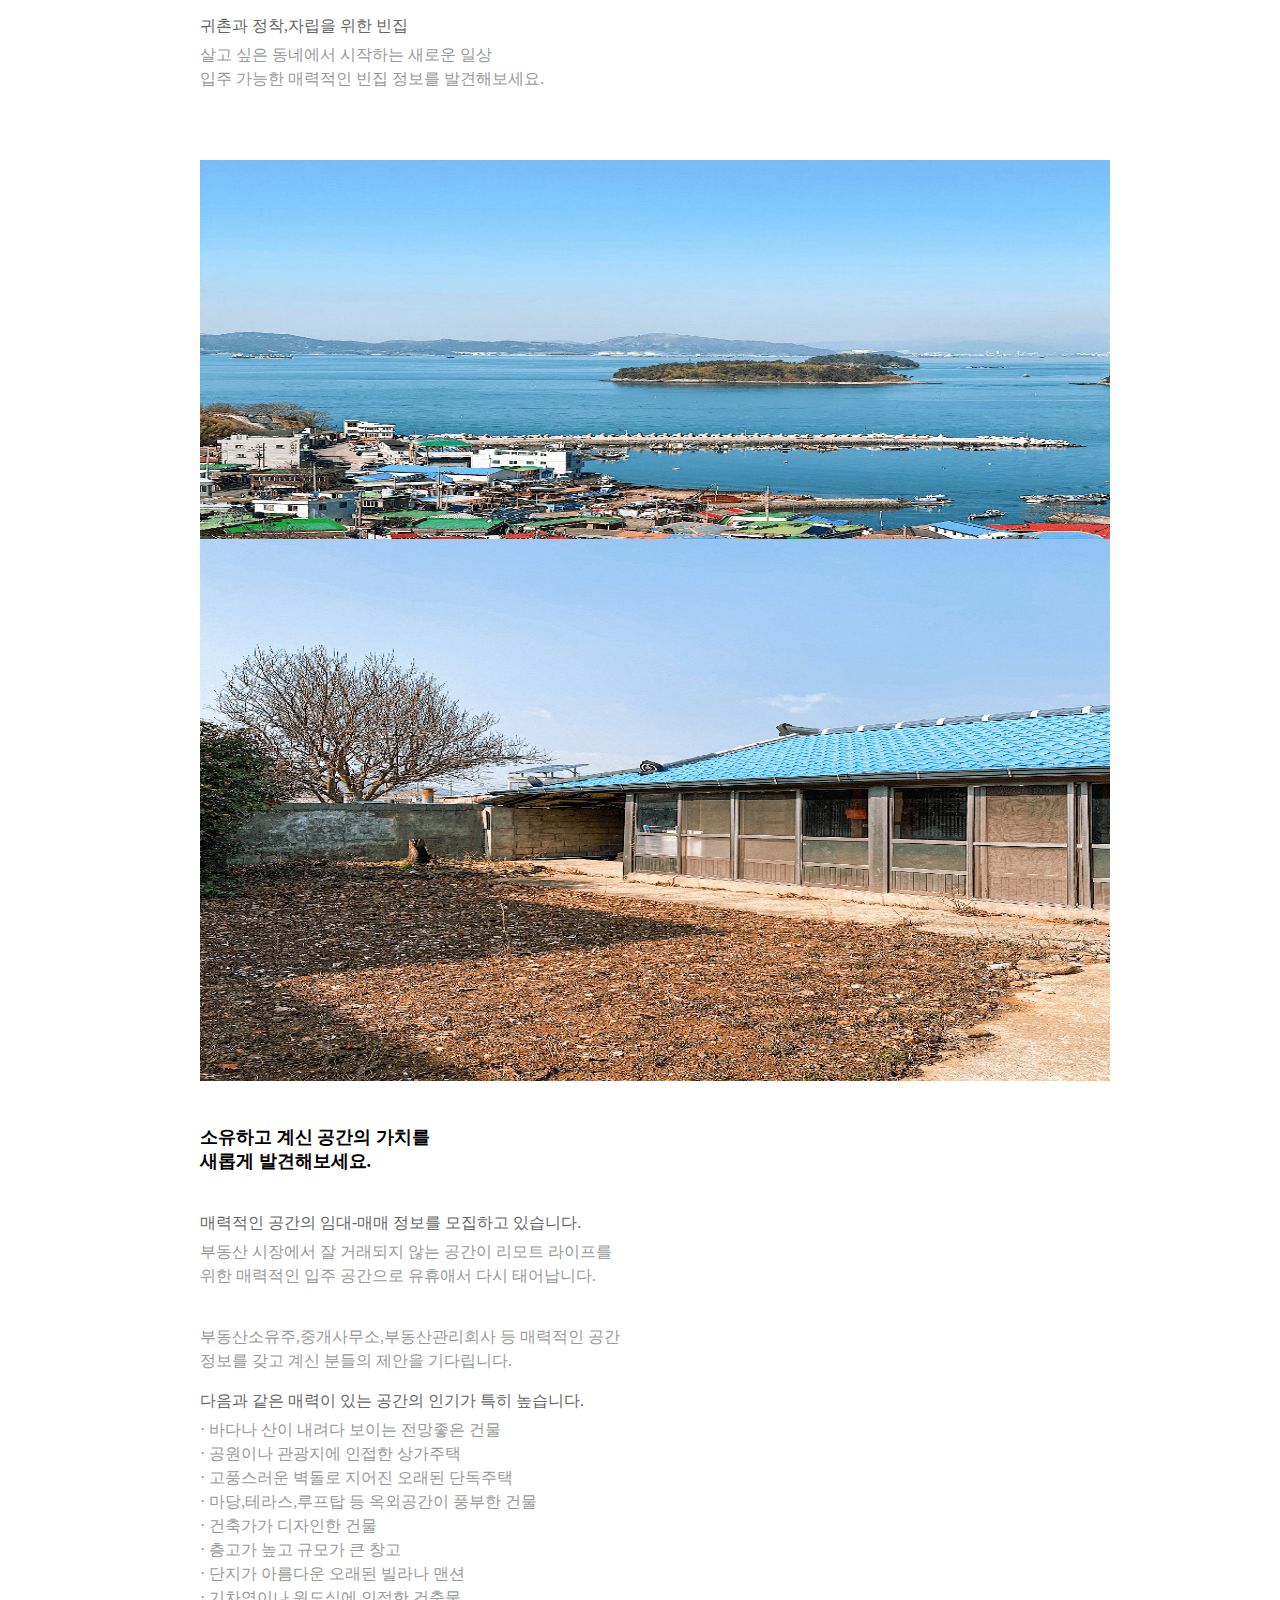
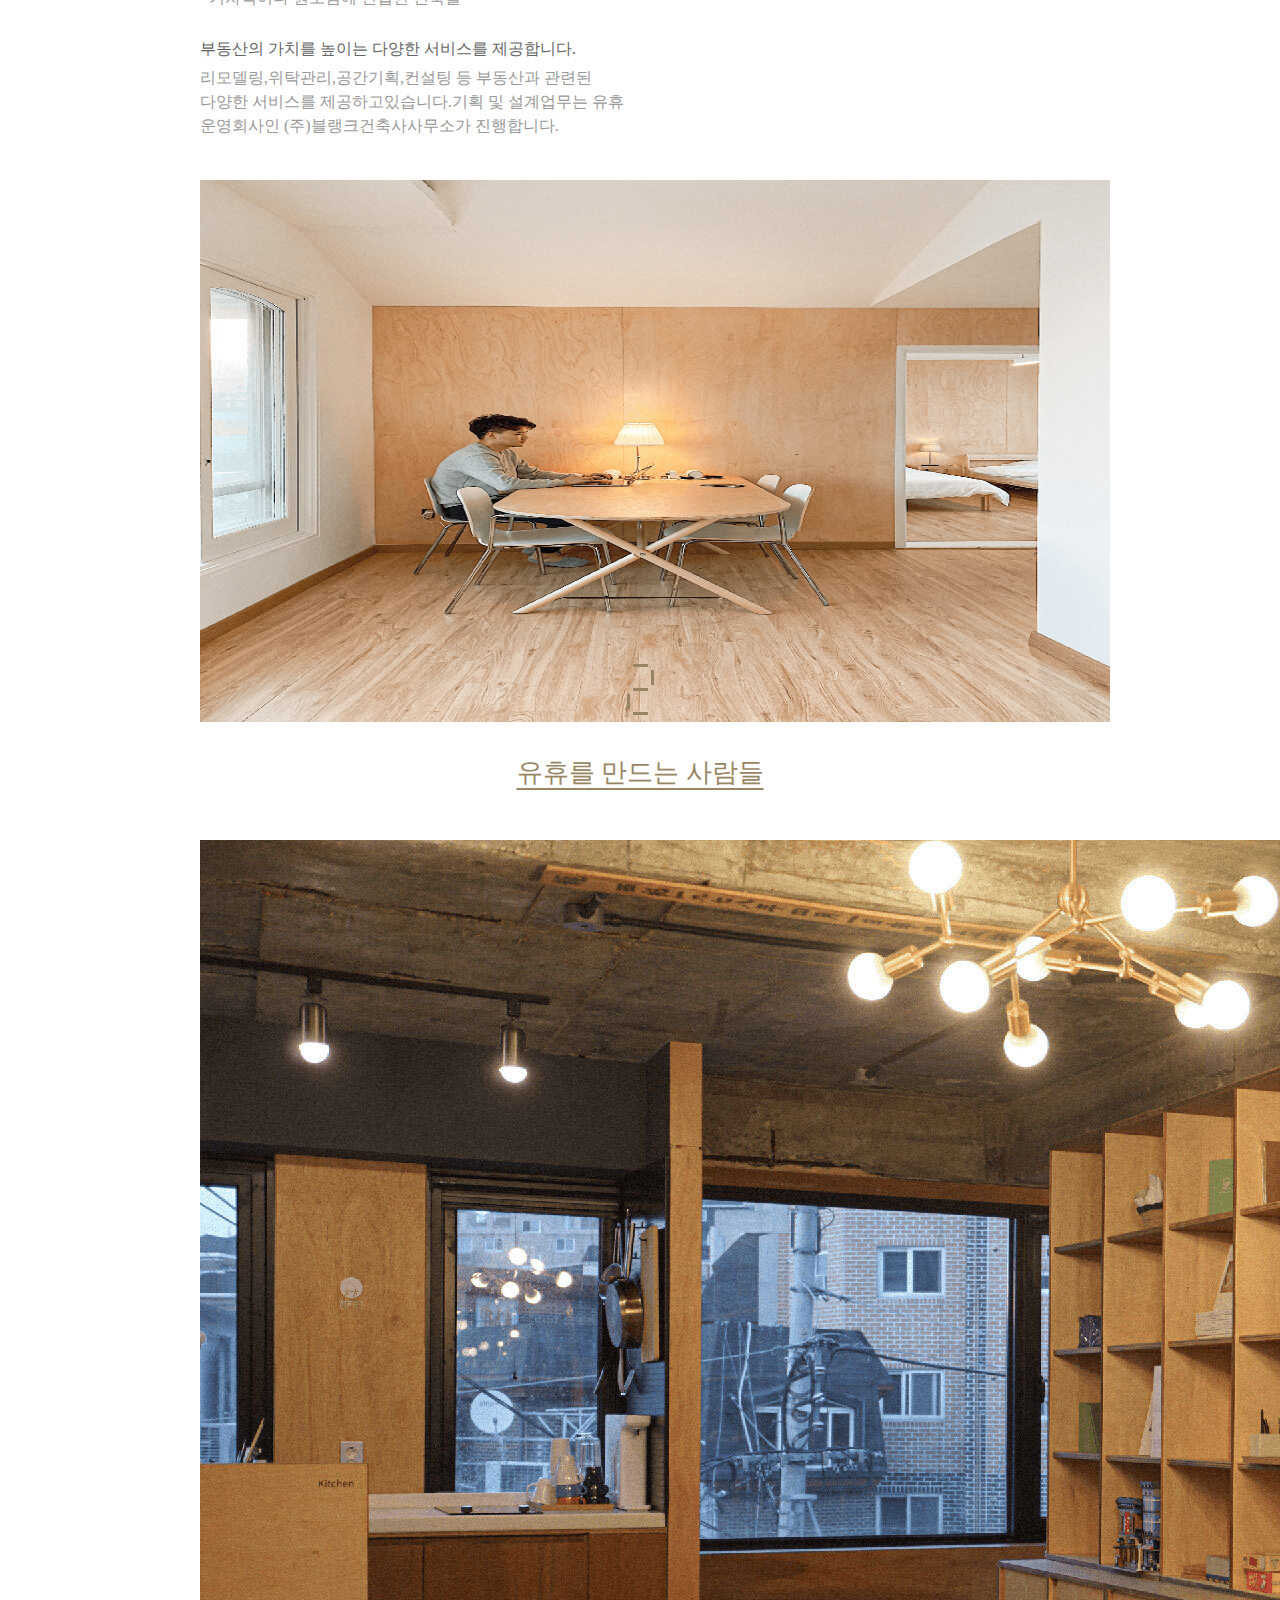
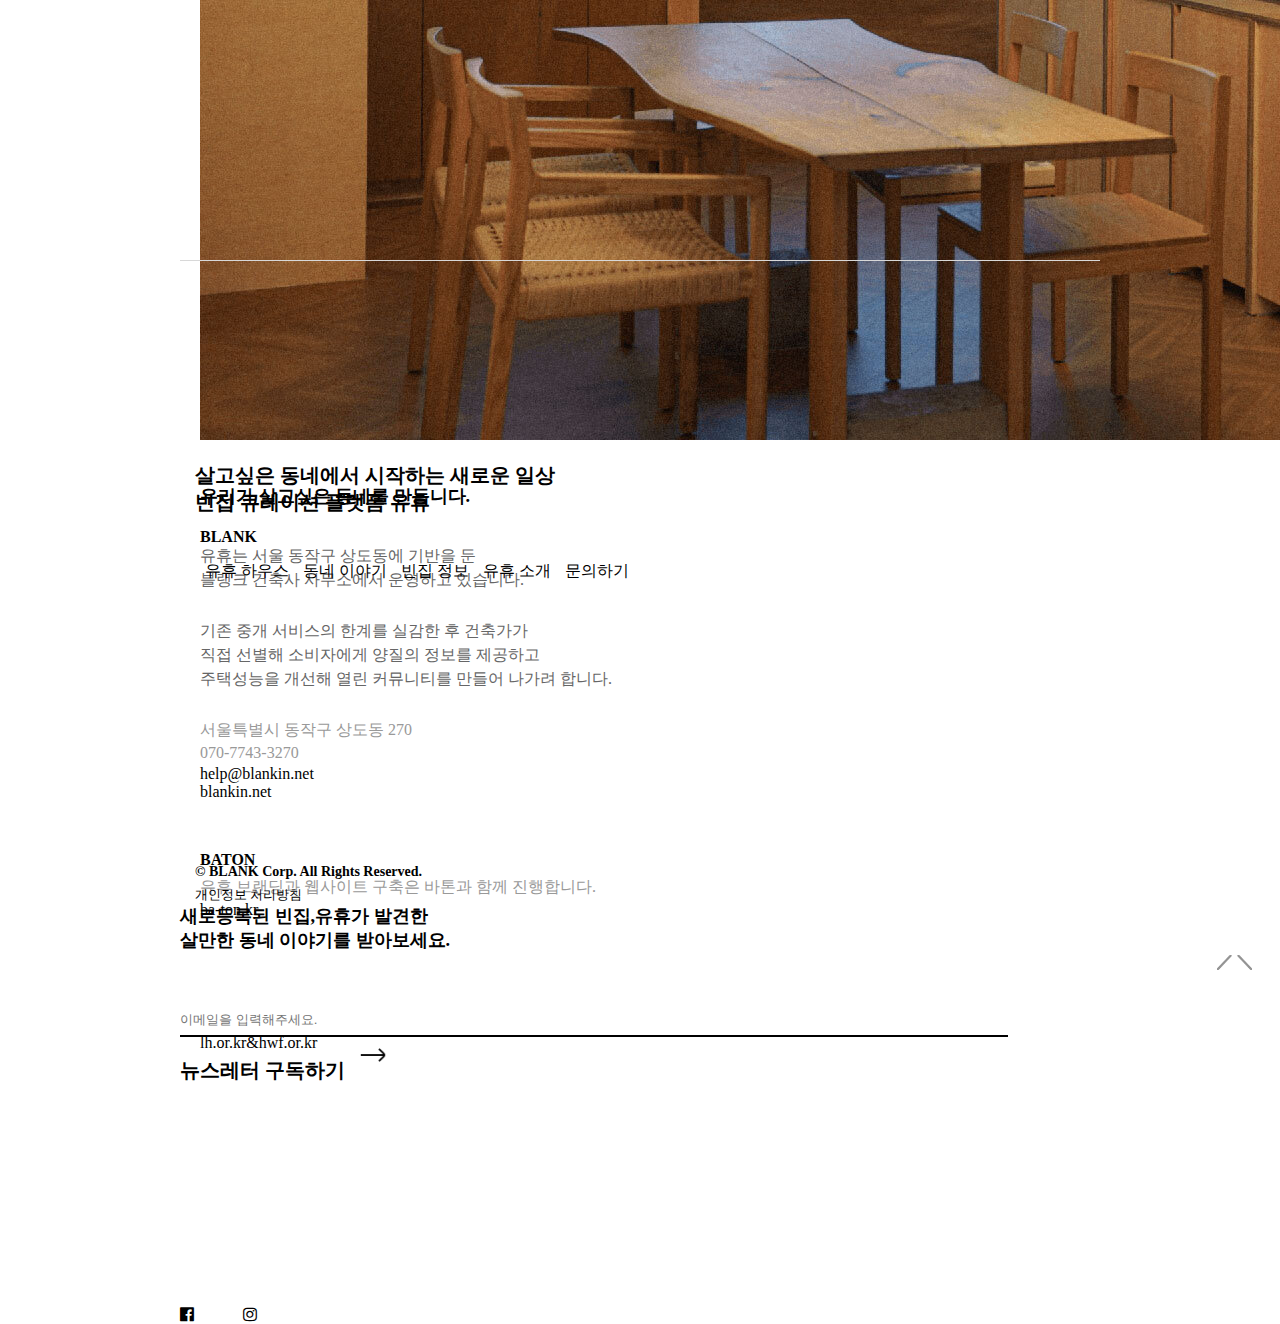
<file: about/about-test.html>
<!DOCTYPE html>
<html lang="en">
<head>
    <meta charset="UTF-8">
    <meta http-equiv="X-UA-Compatible" content="IE=edge">
    <meta name="viewport" content="width=device-width, initial-scale=1.0">
    <link href="https://cdn.jsdelivr.net/npm/bootstrap@5.1.3/dist/css/bootstrap.min.css" rel="stylesheet" integrity="sha384-1BmE4kWBq78iYhFldvKuhfTAU6auU8tT94WrHftjDbrCEXSU1oBoqyl2QvZ6jIW3" crossorigin="anonymous">
    <link rel="stylesheet" href="./../css/about-test.css">
    <link rel="stylesheet" href="https://stackpath.bootstrapcdn.com/font-awesome/4.7.0/css/font-awesome.min.css">
    
    
    <title>테스트</title>
</head>
<body class="about-all">
    <div class="col-12 about-section">
        <img class="about-bg" src="./../img/header img.jpg">
        <strong class="about-title">
            <div class="about-padding-5px">나에게 맞는 동네를 찾는 분들을 위한</div>
            <div class="">온라인 플랫폼,유휴입니다.</div>
        </strong>
        <div class="about-sub-title">
            유휴는 자신에게 맞는 삶의 터전을 고민하는 분들을 위한<br>
            라이프 스타일 매거진이자,전국 주요 도시에 입주 가능한<br>
            공간을 소개하고 연결해드리는 통합 서비스입니다.
        </div>
            <img class="about-down" src="./../img/downimg.png">
            <img class="about-yoohuu" src="./../img/yoohuu.png">
            <img class="about-menu" src="./../img/about_menu.png">
    </div>
    <div class="about-flex">
        <div class="about-section about-page2-3">
            <div class="row">
                <div class="col-12 about-numimg-flex">
                    <img class="about-numimg" src="./../img/about-one.png">
                </div>
                <div class="about-titletext">유휴 서비스 소개</div>
            </div>
                <div class="about-text row">
                    <div class="col-6 about-textall">
                        <strong class="about-textonepadding about-color000">
                            <div class="about-padding-3px">당신에게 맞는 도시,그리고</div>
                            <div class="about-padding-40px">입주 가능한 공간을 찾아보세요.</div>
                        </strong>
                        <div class="about-color666">한달살기,세컨하우스</div>
                        <div class="about-textpadding-3px about-color999">나에게 맞는 생활과 동네 찾기 여행</div>
                        <div class="about-padding-30px about-color999">한달,혹은 그 이상 살아보고 싶은 동네를 찾아보세요.</div>
                        <div class="about-color666">주거구독서비스,유휴하우스</div>
                        <div class="about-textpadding-3px about-color999">유휴가 제안하는 멤버십 기반 공유주택</div>
                        <div class="about-padding-30px about-color999">여러 동네를 돌아다니며 원하는 만큼 살아보세요.</div>
                        <div class="about-color666">귀촌과 정착,자립을 위한 빈집</div>
                        <div class="about-textpadding3px about-color999">살고 싶은 동네에서 시작하는 새로운 일상</div>
                        <div class="about-padding-30px about-color999">입주 가능한 매력적인 빈집 정보를 발견해보세요.</div>
                    </div>
                    <div class="col-6 about-textall">
                        <img class="about-textimg" src="./../img/about-page2.jpg">
                    </div>
                </div>

                <div class="about-text row">
                    <div class="col-6 about-textall">
                        <img class="about-textimg" src="./../img/about-page3-main.jpg">
                    </div>
                    <div class="col-6 about-textall">
                        <strong class="about-textonepadding">
                            <div>소유하고 계신 공간의 가치를</div>
                            <div class="about-padding-40px">새롭게 발견해보세요.</div>
                        </strong>
                        <div class="about-color666">매력적인 공간의 임대-매매 정보를 모집하고 있습니다.</div>
                        <div class="about-color999">부동산 시장에서 잘 거래되지 않는 공간이 리모트 라이프를</div>
                        <div class="about-padding-40px about-color999">위한 매력적인 입주 공간으로 유휴애서 다시 태어납니다.</div>
                        <div class="about-color999">부동산소유주,중개사무소,부동산관리회사 등 매력적인 공간</div>
                        <div class="about-color999">정보를 갖고 계신 분들의 제안을 기다립니다.</div>
                    </div>
                    
                </div>

                <div class="about-text row">
                    <div class="col-6 about-textall">
                        <div class="about-top-30px about-color666">다음과 같은 매력이 있는 공간의 인기가 특히 높습니다.</div>
                        <div class="about-textpadding-3px about-color999">· 바다나 산이 내려다 보이는 전망좋은 건물</div>
                        <div class="about-textpadding-3px about-color999">· 공원이나 관광지에 인접한 상가주택</div>
                        <div class="about-textpadding-3px about-color999">· 고풍스러운 벽돌로 지어진 오래된 단독주택</div>
                        <div class="about-textpadding-3px about-color999">· 마당,테라스,루프탑 등 옥외공간이 풍부한 건물</div>
                        <div class="about-textpadding-3px about-color999">· 건축가가 디자인한 건물</div>
                        <div class="about-textpadding-3px about-color999">· 층고가 높고 규모가 큰 창고</div>
                        <div class="about-textpadding-3px about-color999">· 단지가 아름다운 오래된 빌라나 맨션</div>
                        <div class="about-padding-30px about-color999">· 기차역이나 원도심에 인접한 건축물</div>
                        <div class="about-color666">부동산의 가치를 높이는 다양한 서비스를 제공합니다.</div>
                        <div class="about-color999">리모델링,위탁관리,공간기획,컨설팅 등 부동산과 관련된</div>
                        <div class="about-color999">다양한 서비스를 제공하고있습니다.기획 및 설계업무는 유휴</div>
                        <div class="about-color999">운영회사인 (주)블랭크건축사사무소가 진행합니다.</div>
                    </div>
                    <div class="col-6 about-textall">
                        <img class="about-textimg" src="./../img/about-page4img.jpg">
                    </div>
                </div>
            <div>
                <div class="about-top-100px">
                    <div class="about-numimg-flex">
                        <img class="about-numimg" src="./../img/about-two.png">
                    </div>
                    <div class="about-titletext">유휴를 만드는 사람들</div>
                </div>
                <div class="about-page2pad row">
                    <img class="col-12" src="./../img/about-page5img.jpg">
                </div>
                <div class="row about-page2pad">
                    <strong class="col-6">
                        <div class="about-textonepadding">우리가 살고싶은 동네를 만듭니다.</div>
                    </strong>
                    <div class="col-6 about-top-20px">
                        <div class="about-color-666">
                            <strong class="about-padding-3px about-link">BLANK</strong>
                            <div class="about-textpadding-3px">유휴는 서울 동작구 상도동에 기반을 둔</div>
                            <div class="about-textpadding-30px">블랭크 건축사 사무소에서 운영하고 있습니다.</div>
                            <div class="about-textpadding-3px">기존 중개 서비스의 한계를 실감한 후 건축가가</div>
                            <div class="about-textpadding-3px">직접 선별해 소비자에게 양질의 정보를 제공하고</div>
                            <div class="about-textpadding-30px">주택성능을 개선해 열린 커뮤니티를 만들어 나가려 합니다.</div>
                        </div>
                        
                        <div class="about-textpadding-3px about-color999">서울특별시 동작구 상도동 270</div>
                        <div class="about-textpadding-3px about-color999">070-7743-3270</div>
                        <a class="about-textpadding-3px about-link" href="">help@blankin.net</a><br>
                        <a class="about-link" href="">blankin.net</a><br>
                        <div class="about-textpadding-50px">
                            <strong class="about-link">BATON</strong>
                        </div>
                        <div class="about-textpadding-30px">
                            <div class="about-color999">유휴 브랜딩과 웹사이트 구축은 바톤과 함께 진행합니다.</div>
                            <a class="about-link" href="">ba-ton.kr</a>
                        </div>
                        <div class="about-top40px-bottom3px">
                            <strong class="about-padding-8px">
                                <div class="about-color000">LH & 주거복지재단</div>
                            </strong>
                            <div class="about-color999">블랭크는 LH 소셜벤처 지원사업의 파트너로서 함께 합니다.</div>
                            <a class="about-link about-padding-30px" href="">lh.or.kr</a>&<a class="about-link about-padding-30px" href="">hwf.or.kr</a>
                        </div>
                    </div>
                </div>    
            </div>
        </div>
    </div>
    <div class="about-section">
        <div class="about-flex-center row">
            <div class="col-6 about-underline-width about-underline"></div>
        </div>
    </div>
    <div class="about-section about-flex-center">
        <div class="row about-page3all">
            <div class="col-8 about-footerleft">
                <div class="about-height-402px">
                    <strong>
                        <div class="about-font-20px">살고싶은 동네에서 시작하는 새로운 일상</div>
                        <div class="about-bottom45px-font20px">빈집 큐레이션 플랫폼 유휴</div>
                    </strong>
                    <div class="row">
                        <a class="col-12 about-footer-a" href="">유휴 하우스</a>
                        <a class="col-12 about-footer-a" href="">동네 이야기</a>
                        <a class="col-12 about-footer-a" href="">빈집 정보</a>
                        <a class="col-12 about-footer-a" href="">유휴 소개</a>
                        <a class="col-12 about-footer-a" href="">문의하기</a>
                    </div>        
                </div>
                <strong>
                    <div class="about-padding-5px about-font-14px">© BLANK Corp. All Rights Reserved.</div>
                </strong>
                <a class="about-font-13px about-link" href="">개인정보 처리방침</a>
            </div>
            <div class="col-4 about-footerright ">
                <div class="about-height-402px">
                    <strong>
                        <div class="about-textonepadding">새로등록된 빈집,유휴가 발견한</div>
                        <div class="about-textonepadding">살만한 동네 이야기를 받아보세요.</div>
                    </strong>
                    <input class="about-email" type="email" placeholder="이메일을 입력해주세요.">
                    <strong>
                        <div class="about-news">뉴스레터 구독하기</div>
                    </strong>
                    <img class="about-right" src="./../img/about-right.png"><br>
                </div>
                <div>
                    <i class="about-paddingright-45px fa fa-facebook-official" aria-hidden="true"></i>
                    <i class="fa fa-instagram" aria-hidden="true"></i>
                </div>   
            </div>
        </div>
    </div>
    <div class="about-up">
        <img class="about-width-35px about-height-14px" src="./../img/about-up.png">
    </div>
</body>
</html>
</file>
<file: css/yh.css>
/* S : header */
.logo {
    display: inline-block;
    width: 100%;
    height: auto;
}
#logo_1 {
    display: flex;
    justify-content: center;
    position: relative;
    bottom: 250px;
}
#header_1 {
    text-align: center;
    position: absolute;
    top: 35%;
    left: 50%;
    transform: translate(-50%, -50%);
    color: white;
    font-size: 24px;

}
/* e : header */
/* s : MAIN */ 
.main-section {
    max-width: 100%;
}
.main-fade-img01 {
    width: 1903px; height: 969px;
    background-size: cover;
}
.main-center-txet {
	top: 50%;
    position: absolute;
    width: 100%;
    text-align: center;
    font-size: 30px;
    font-weight: 500;
    margin-top: -35px;
    color: #fff;
    z-index: 2;
}
.main-h1 {
    font-size: 30px;
    font-weight: 500;
    color: #fff;
}
a {text-decoration:none}
 .main-center-txet .main-stories-btn {
    margin-top: 16px;
    background: transparent;
    border: 1px solid #fff;
    color: #fff;
    padding-left: 30px;
    padding-right: 30px;
    border-radius: 2em;
}
.main-stories-btn {
    padding: 20px 30px;
    display: inline-block;
}
 .main-center-txet .main-stories-btn .main-btn-txet {
    color: #fff;
    padding-left: 10px;
    padding-right: 10px;
}
.main-stories-btn .main-btn-txet {
    display: block;
    font-size: 20px;
    line-height: 100%;
    font-weight: 500;
    padding-left: 20px;
    padding-right: 5px;
}
/* e : Main */

/* s : membership page */
.main-page {
    padding-top: 80px;
    padding-bottom: 80px;
}
.main-page-title {
    text-align: center;
}
.main-title-text {
    font-size: 26px;
    line-height: 180%;
    font-weight: 500;
    color: #000;
    padding-bottom: 3px;
    border-bottom: 2px solid #000;
    display: inline-block;
}
.main-membership-swiper {
    margin-top: 70px;
    padding: 0 15px;
    display: flex;
    justify-content: center;
    align-items: center;
}
.main-title-img {
    width: 920px;
    height: 552px;
    text-align: center;
    object-fit:cover
}
.main-title-subtext {
    width: 100%;
    font-weight: 500;
    font-size: 22px;
    text-align: center;
    padding-top: 30px;
}
.main-balck-btn {
    display: block;
    text-align: center;
    width: 100%;
    padding-bottom: 50px;
    padding-top: 50px;
}
.main-membership-btn {
    padding: 20px 30px;
    background: #000;
    display: inline-block;
    position: relative;
    cursor: pointer;
    border-radius: 2em;
}
.main-move-membership-btn {
    color: #fff;
    display: block;
    font-size: 20px;
    line-height: 100%;
    font-weight: 500;
    padding-left: 5px;
    padding-right: 5px;
}
/* e : membership page */

/* s : yoohuu stories page*/
.main-bgc {
    background-color: #8eccff;
}
.main-yoohuu-stories {
    padding-top: 80px;
    padding-bottom: 80px;
}
.main-stories-page {
    text-align: center;
}
.main-story {
    width: 920px;
    margin: 0 auto 80px auto;
}
.main-story-img {
    width: 920px;
}
.main-stories {
    width: 920px;
    margin: 0 auto;
}
.story-img {
    width: 435px;
}
.story {
    margin-bottom: 80px;
}
.sm-img {
    width: 24px;
}
.miss {
    font-size: 16px;
    color: #000;
    line-height: 180%;
    font-weight: 500;
    font-weight: 400;
}
.col span {
    font-size: 16px;
    color: #000;
    line-height: 180%;
    font-weight: 500;
    font-weight: 400;
}
.title-text span{
    padding-top: 15px;
    padding-bottom: 15px;
    font-size: 20px;
    color: #000;
    width: 80%;
    font-weight: 500;
    line-height: 150%;
    display: block;
}
.main-white-btn {
    display: block;
    text-align: center;
    width: 100%;
    padding-bottom: 50px;
    padding-top: 50px;
    -webkit-transition: all .2s ease-out;
    -moz-transition: all .2s ease-out;
    -o-transition: all .2s ease-out;
    transition: all .2s ease-out;
}
.main-story-btn {
    padding: 20px 30px;
    padding-right: 22px;
    background: #fff;
    display: inline-block;
    position: relative;
    cursor: pointer;
    -webkit-border-radius: 50px;
    -moz-border-radius: 50px;
    border-radius: 50px;
}
.plus_black_icon {
    width: 24px;
    position: absolute;
    left: 21px;
    top: 19px;
}
.main-move-story-btn {
    display: block;
    font-size: 20px;
    line-height: 100%;
    font-weight: 500;
    padding-left: 20px;
    padding-right: 5px;
    color: black;
}
/* e : yoohuu stories page*/
/* s : yoohuu house page*/
.main-house {
    width: 920px;
    margin: 0 auto 80px auto;
    padding-top: 40px;
}
.md-img {
    float: left;
    width: 56px;
    height: 56px;
}
.main-house-btn {
    padding: 20px 30px;
    background: #50b56e;
    display: inline-block;
    position: relative;
    cursor: pointer;
    border-radius: 2em;
}
.plus_green_icon {
    width: 24px;
    position: absolute;
    left: 21px;
    top: 19px;
}
.main-move-house-btn {
    display: block;
    font-size: 20px;
    line-height: 100%;
    font-weight: 500;
    padding-left: 20px;
    padding-right: 5px;
    color: black;
}
/* e : yoohuu house page*/
/* s : find place page*/
.main-find {
    margin-top: 30px;
        display: block;
        font-weight: 400;
        font-size: 20px;
        line-height: 30px; 
}
/* e : find place page*/
/* s : 문의하기 */
.input-group-container{
    text-align: center;
}
.input-group {
    padding: 0;
    margin-bottom: 20px;
}
.input-group input[type=text] {
    background: transparent;
    display: block;
    background: #fff;
    border: 1px solid #eee;
    height: 60px;
    padding-left: 25px;
    width: 100%;
}
.input-group textarea {
    background: #fff;
    border: 1px solid #eee;
    padding: 25px;
    width: 100%;
    -webkit-border-radius: 0;
    -moz-border-radius: 0;
    border-radius: 0;
}
.submit-group {
    text-align: center;
}
.submit-group a {
    border-bottom: 1px solid #999;
    color: #999;
}
.guide {
    color: #999;
}
/* e : 문의하기 */
/* s : footer */
ul{
    list-style:none;
    }
.main-footer-title {
    font-size: 20px;
    line-height: 180%;
    font-weight: 500;
    color: #000;
}
.main-footer-list {
    margin-top: 50px;
    margin-bottom: 100px;
}
.item a {
    font-size: 16px;
    line-height: 180%;
    font-weight: 500;
    line-height: 230%;
    color: #666;
}
</file>
<file: css/yh2.css>
/* s : banner */
.main-logo {
    position: fixed;
    left: 33px;
    top: 27px;
    width: 26px;
    z-index: 10;
}
.main-trigger {
    width: 32px;
    top: 27px;
    right: 33px;
    position: fixed;
    z-index: 101;
    cursor: pointer;
}
.main-down-arrow {
    position: absolute;
    left: 50%;
    bottom: 50px;
    margin-left: -20px;
    width: 40px;
    z-index: 10;
    cursor: pointer;
}
.main-fade-img01 {
    width: 1903px; height: 969px;
    background-size: cover;
}
.main-center-txet {
	top: 50%;
    position: absolute;
    width: 100%;
    text-align: center;
    font-size: 30px;
    font-weight: 500;
    margin-top: -35px;
    color: #fff;
    z-index: 2;
}
.main-h1 {
    font-size: 30px;
    font-weight: 500;
    color: #fff;
}
a {text-decoration:none}
 .main-center-txet .main-stories-btn {
    margin-top: 16px;
    background: transparent;
    border: 1px solid #fff;
    color: #fff;
    padding-left: 30px;
    padding-right: 30px;
    border-radius: 2em;
}
.main-stories-btn {
    padding: 20px 30px;
    display: inline-block;
}
 .main-center-txet .main-stories-btn .main-btn-txet {
    color: #fff;
    padding-left: 10px;
    padding-right: 10px;
}
.main-stories-btn .main-btn-txet {
    display: block;
    font-size: 20px;
    padding-left: 20px;
    padding-right: 5px;
}
/* e : banner */
.main-max {
    max-width: 100%;
}
.main-area {
    max-width: 1140px;
    margin: 0 auto;
}
/* title text */
.main-page {
    padding-top: 80px;
    padding-bottom: 80px;
}
.main-page-title {
    text-align: center;
}
.main-title-text {
    font-size: 26px;
    line-height: 180%;
    font-weight: 500;
    color: #000;
    padding-bottom: 3px;
    border-bottom: 2px solid #000;
    display: inline-block;
}
/* title text */

/* color */
.white {
    color: #fff;
}
.black {
    color: black;
}
.bg-green {
    background: #50b56e;
}
.bg-black {
    background: #000;
}
.bg-sky {
    background: #8eccff;
}
.bg-white {
    background: #fff;
}
/* color */

ul {
    list-style:none;
}

/* s btn */
.main-btn {
    display: block;
    text-align: center;
    width: 100%;
    padding-bottom: 50px;
    padding-top: 50px;
}
.main-bg-btn {
    padding: 20px 30px;
    display: inline-block;
    position: relative;
    cursor: pointer;
    border-radius: 2em;
}
.main-move-btn {
    display: block;
    font-size: 20px;
    line-height: 100%;
    font-weight: 500;
    padding-left: 5px;
    padding-right: 5px;
}
/* e btn */

/* membership */
.main-title-subtext {
    width: 100%;
    font-weight: 500;
    font-size: 22px;
    text-align: center;
    padding-top: 30px;
}
/* membership */

.main-list {
    margin-left: -25px;
    margin-right: -25px;
}

/* story */
.main-list .story-title-item{
    width: 100%;
    max-width: 100%;
    flex: 0 0 100%;
}
.main-list .public-item {
    padding-left: 25px;
    padding-right: 25px;
    margin-bottom: 80px;
}
.main-title-image {
    display: block;
    cursor: pointer;
}
.main-image-text {
    padding-top: 15px;
    padding-bottom: 10px;
    display: block;
}
.main-image-text a {
    color: #000;
    font-size: 20px;
    width: 80%;
    display: block;
}
.sm-img {
    width: 24px;
}
.sm-text {
    font-size: 16px;
    color: #000;
    line-height: 180%;
    font-weight: 500;
    font-weight: 400;
}
.plus_black_icon {
    width: 24px;
    position: absolute;
    left: 21px;
    top: 19px;
}

/* house */
.md-img {
    float: left;
    width: 56px;
    height: 56px;
}
/* house */
.main-find {
    margin-top: 30px;
        display: block;
        font-weight: 400;
        font-size: 20px;
        line-height: 30px; 
}
/* 문의하기 */
.input-group-container{
    text-align: center;
}
.input-group {
    padding: 0;
    margin-bottom: 20px;
}
.input-group input[type=text] {
    background: transparent;
    display: block;
    background: #fff;
    border: 1px solid #eee;
    height: 60px;
    padding-left: 25px;
    width: 100%;
}
.input-group textarea {
    background: #fff;
    border: 1px solid #eee;
    padding: 25px;
    width: 100%;
    -webkit-border-radius: 0;
    -moz-border-radius: 0;
    border-radius: 0;
}
.submit-group {
    text-align: center;
}
.submit-group a {
    border-bottom: 1px solid #999;
    color: #999;
}
.main-switch {
    cursor: pointer;
    width: 16px;
    height: 16px;
    margin-right: 6px;
}
.guide {
    color: #999;
}
textarea:focus {
    outline: none;
}
input:focus {
    outline:none;
}
/* footer */
.main-footer-title {
    font-size: 20px;
    line-height: 180%;
    font-weight: 500;
    color: #000;
}
.main-footer-list {
    margin-top: 50px;
    margin-bottom: 100px;
}
.item a {
    font-size: 16px;;
    font-weight: 500;
    line-height: 230%;
    color: #666;
}
.main-newsletter {
    margin-top: 50px;
}
.main-news-input {
    display: block;
    max-width: 250px;
    width: 100%;
    border: 0;
    border-bottom: 2px solid #000;
    padding-bottom: 8px;
}
.main-news-submit {
    padding-top: 20px;
}
.main-news-submit span {
    font-size: 20px;
    font-weight: 600
}
.arrow {
    width: 28px;
    height: 28px;
    margin-top: 3px;
    margin-left: 10px;
}
.main-sns i{
    display: inline-block;
    margin-right: 45px;
}
.copyright {
    color: #666;
    font-size: 14px;
}
.copyright a {
    color: inherit;
}
</file>
<file: css/about-test.css>
.about-bg {
    /* width: 1927px;  */
    width: 100%;
    height: 969px;
}
.about-title {
    display: inline-block;
    position: absolute;
    top: 38%;
    left: 50%;
    transform: translate(-50%,-50%);
    color: white;
    font-size: 25px;
    text-align: center;
    
}
.about-sub-title {
    display: inline-block;
    position: absolute;
    top: 50%;
    left: 50%;
    transform: translate(-50%,-50%);
    color: white;
    font-size: 20px;
    text-align: center;
    
}
.about-down {
    display: inline-block;
    width: 40px;
    height: 40px;
    position: absolute;
    top: 92%;
    left: 50%;
    transform: translate(-50%,-50%);
}
.about-yoohuu {
    display: inline-block;
    position: fixed;
    top: 6%;
    left: 2%;
    transform: translate(-50%,-50%);
    width: 26px;
    height: 66px;
}
.about-menu {
    display: inline-block;
    position: fixed;
    top: 4%;
    left: 98%;
    transform: translate(-50%,-50%);
    width: 32px;
    height: 32px;
}
.about-section {
    width: 100%;
}
.about-page2-3 {
    width: 920px;
    height: 4079.31px;
    
}
.about-flex {
    display: flex;
    justify-content: center;
    align-items: center;
}
.about-numimg {
    width: 27px;
    height: 51px;
}
.about-numimg-flex {
    display: flex;
    justify-content: center;
    padding-top: 80px;
    padding-bottom: 40px;
}
.about-titletext {
    display: flex;
    justify-content: center;
    text-decoration: underline;
    text-underline-position:under;
    padding-bottom: 30px;
    font-size: 26px;
    color: #988564;
}
.about-text {
    width: 950px;
    height: 662.22px;
    padding-top: 80px;
    padding-bottom: 80px;

}
.about-textall {
    padding: 20px;
}
.about-textonepadding {
    font-size: 18px;
    color: #000;
}
.about-color666 {
    color: #666;
    padding-bottom: 8px;
}
.about-color999 {
    color: #999;
    padding-bottom: 3px;
}
.about-textimg {
    width: 100%;
    height: 542px;
    
}
.about-textpadding-3px {
    padding-bottom: 3px;
}
.about-page2pad {
    padding: 20px;   
}
.about-link {
    color: #000;
    text-decoration-line: none;
}
.about-textpadding-30px {
    padding-bottom: 30px;
}
.about-textpadding-50px {
    padding: 50px 0px 8px;
}
.about-underline {
    border: 1px solid;
    border-left: none;
    border-right: none;
    border-bottom: none;
    color: #d8d8d8;
    padding-top: 80px;
}
.about-flex-center {
    display: flex;
    justify-content: center;
}
.about-page3all {
    width: 920px;
    height: 493px;
    
}
.about-footerleft {
    padding: 0px 15px; 
}
.about-email {
    padding: 60px 0px 8px;
    /* text-decoration: 5px solid; */
    border-top: 0px;
    border-left: 0px;
    border-right: 0px;
    border-bottom: 2px solid;
    background-color: #fff;
    width: 90%;
    
}
.about-news {
    padding-top: 20px;
    display: inline-block;
    font-size: 20px;

}
.about-right {
    width: 28px;
    height: 28px;
    margin: 0px 0px 8px 10px;
}
.about-footer-a {
    list-style:none;
    color: #000;
    text-decoration-line: none;
    padding: 0px 0px 10px 10px;
}
.about-all {
    overflow-x: hidden;
}
.about-up {
    display: flex;
    justify-content: end;
    padding: 0px 20px 30px;
}
.about-padding-3px {
    padding-bottom: 3px; 
}
.about-padding-30px {
    padding-bottom: 30px;
}
.about-padding-40px {
    padding-bottom: 40px;
}
.about-top-30px {
    margin-top: 30px;
}
.about-top-100px {
    padding-top: 100px;
}
.about-padding-5px {
    padding-bottom: 5px;
}
.about-top40px-bottom3px {
    padding-bottom: 3px;
    padding-top: 40px;
}
.about-top-20px {
    padding-top: 20px;
}
.about-padding-20px-0px-font18px {
    padding:20px 0px;
    font-size: 18px;
}
.about-color-666 {
    color: #666;
}
.about-padding-8px {
    padding-bottom: 8px;
}
.about-underline-width {
    width: 920px; 
    height: 121px;
}
.about-height-402px {
    height: 402px;
}
.about-font-20px {
    font-size: 20px;
}
.about-bottom45px-font20px {
    padding-bottom: 45px;
    font-size: 20px;
}
.about-font-14px {
    font-size: 14px;
}
.about-font-13px {
    font-size: 13px;
}
.about-paddingright-45px {
    padding-right: 45px;
}
.about-width-35px {
    width: 35px;
}
.about-height-14px {
    height: 14.22px;
}
</file>
